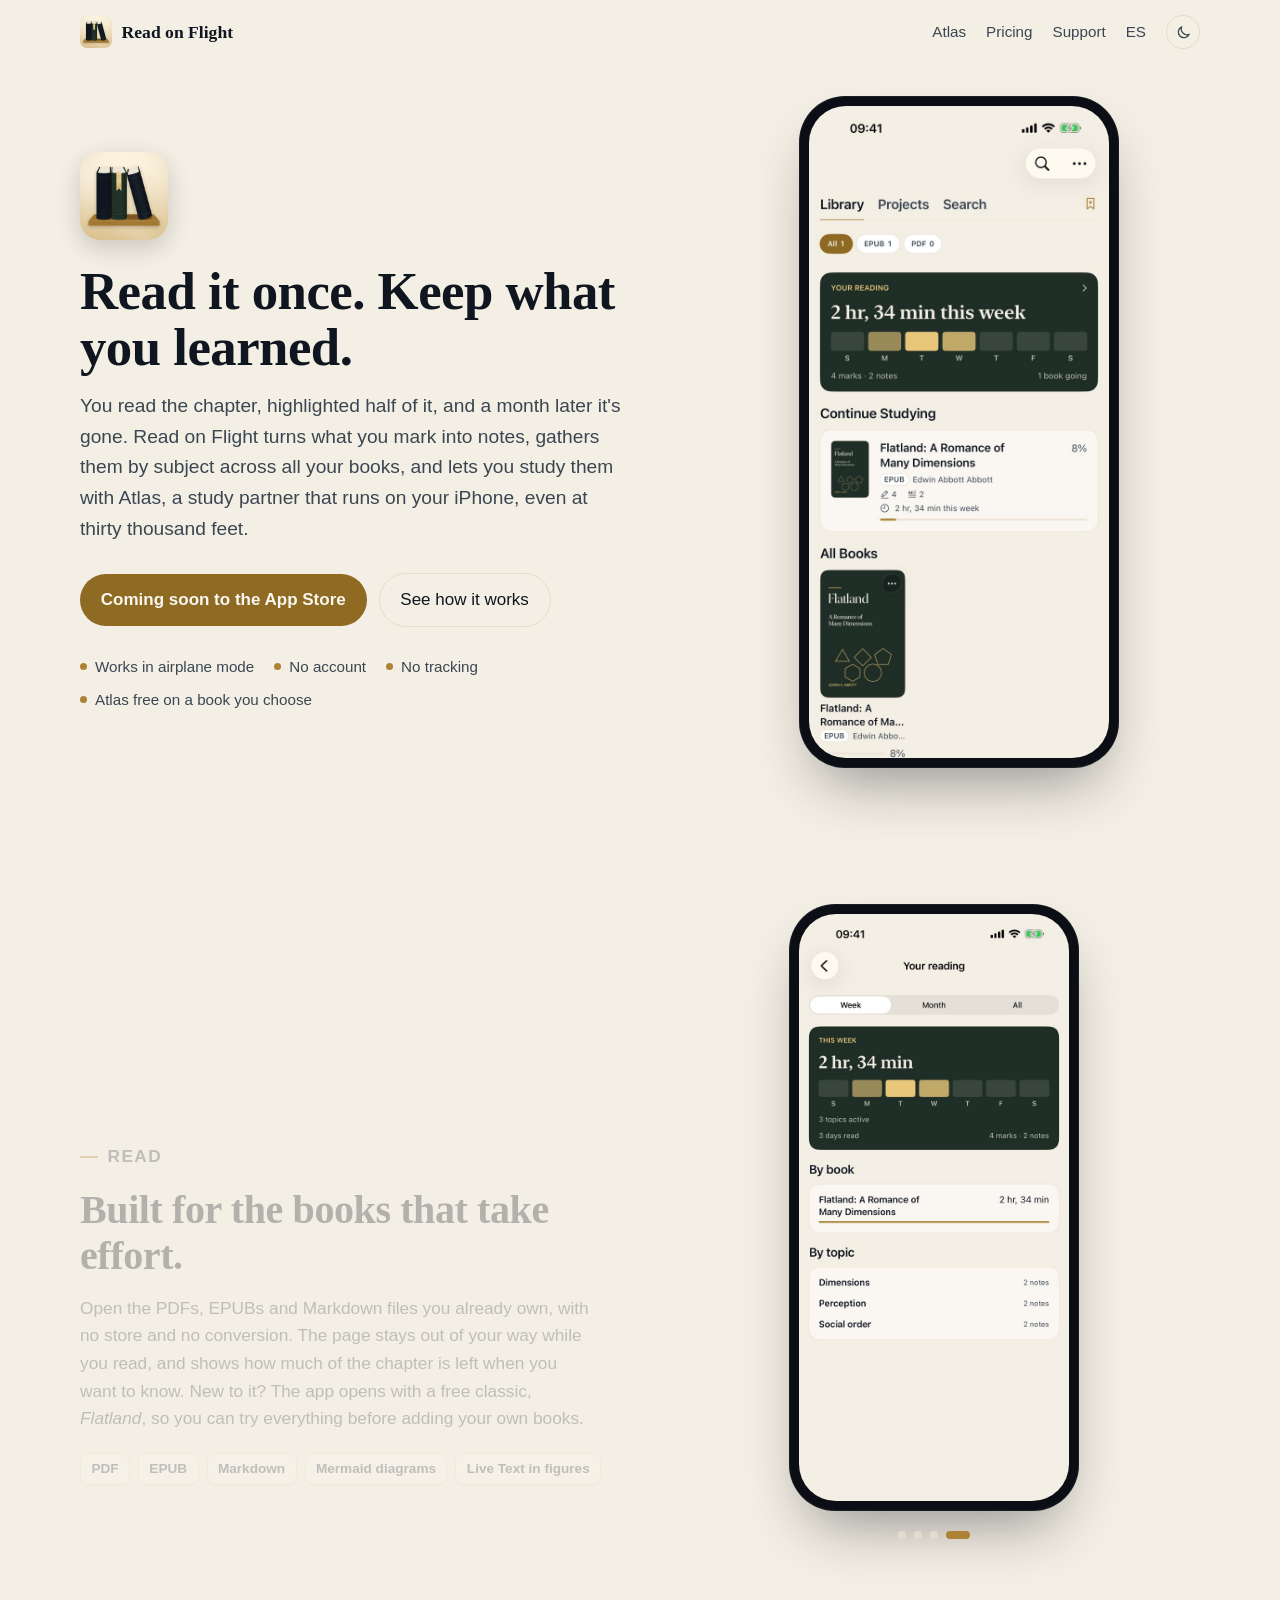
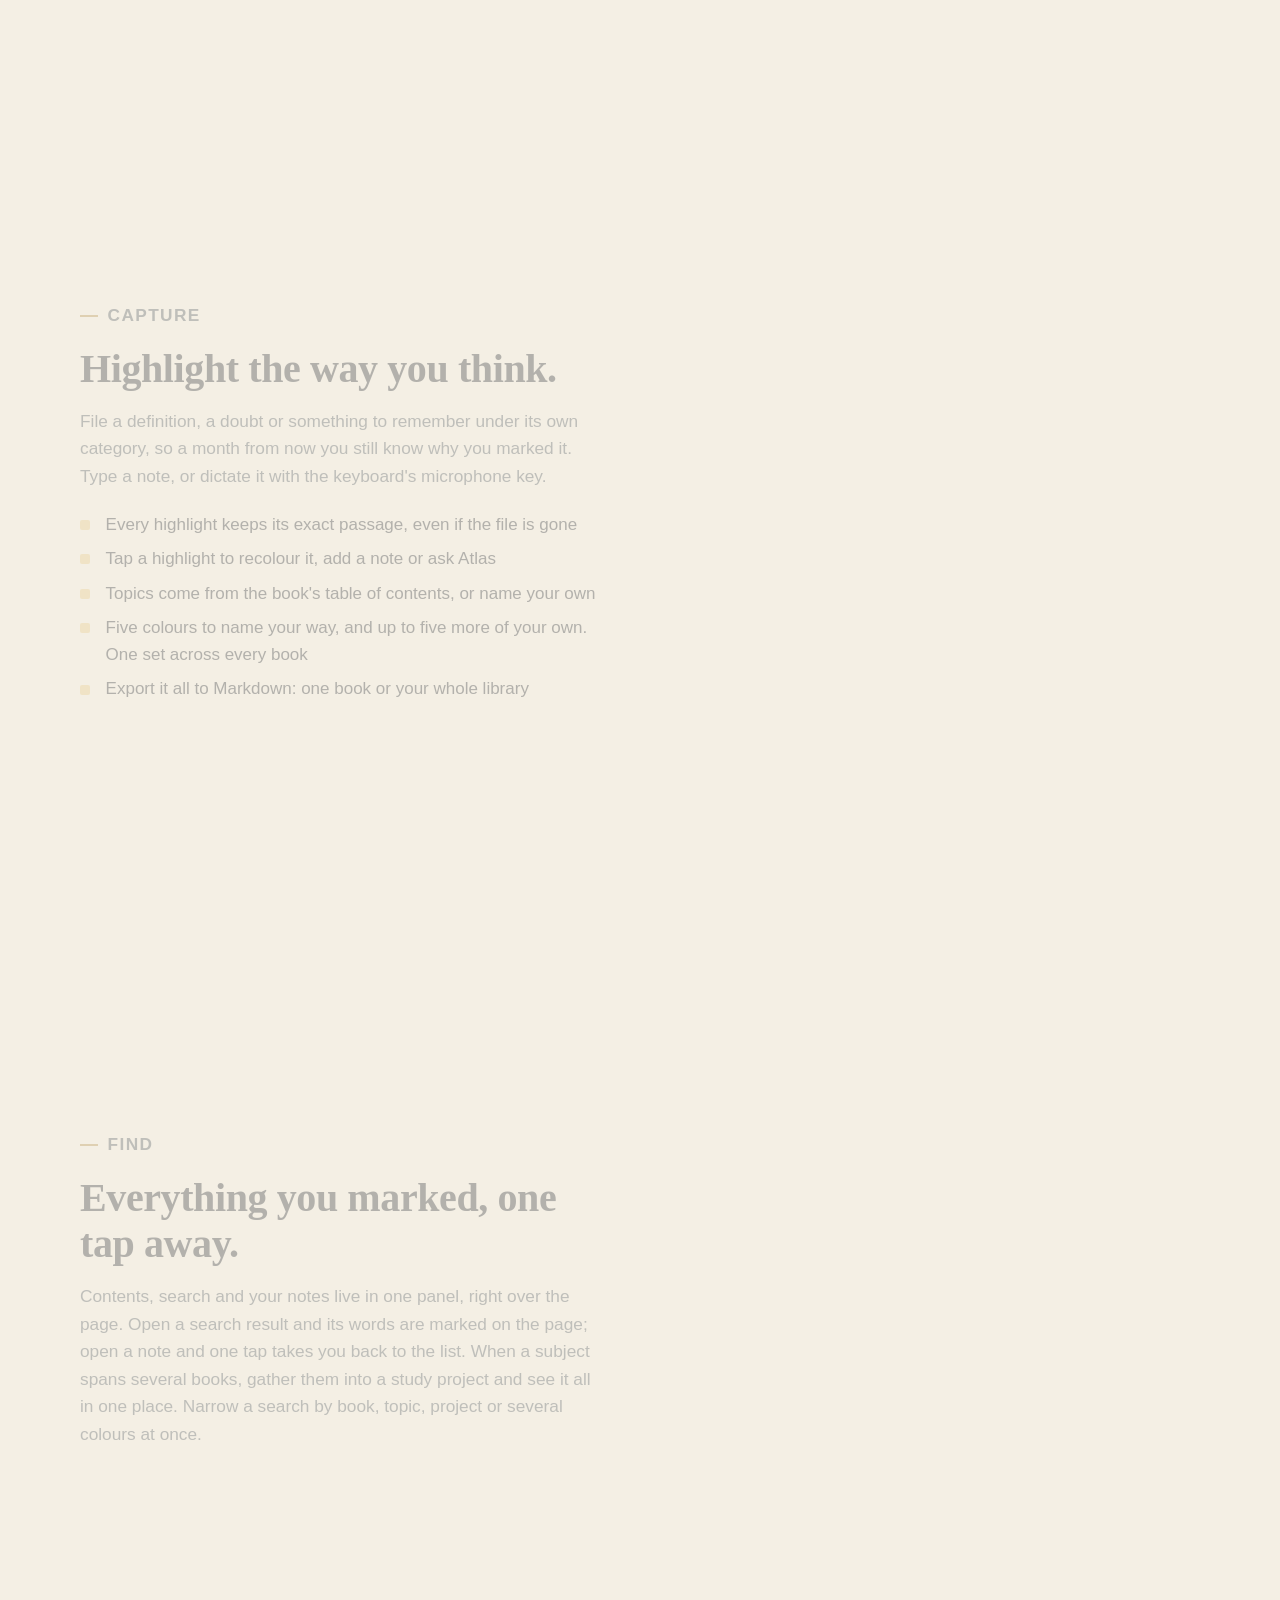
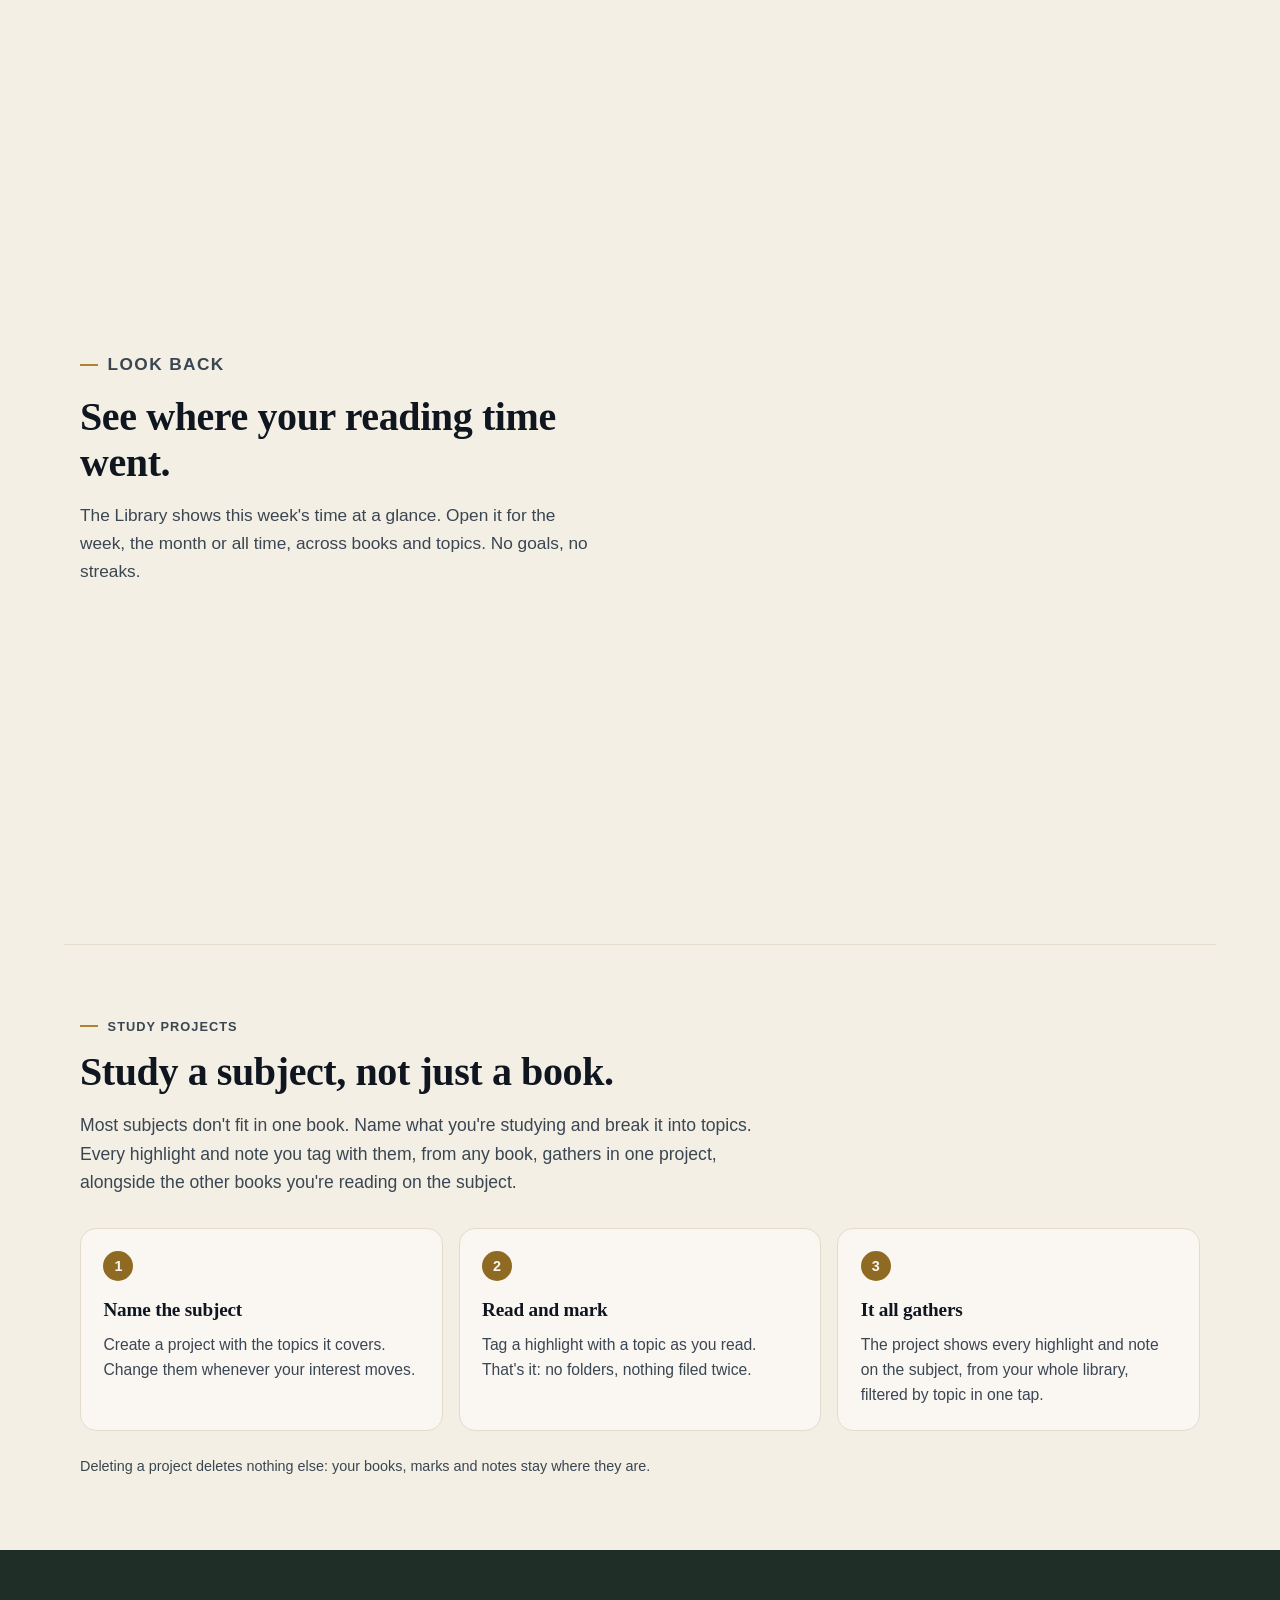
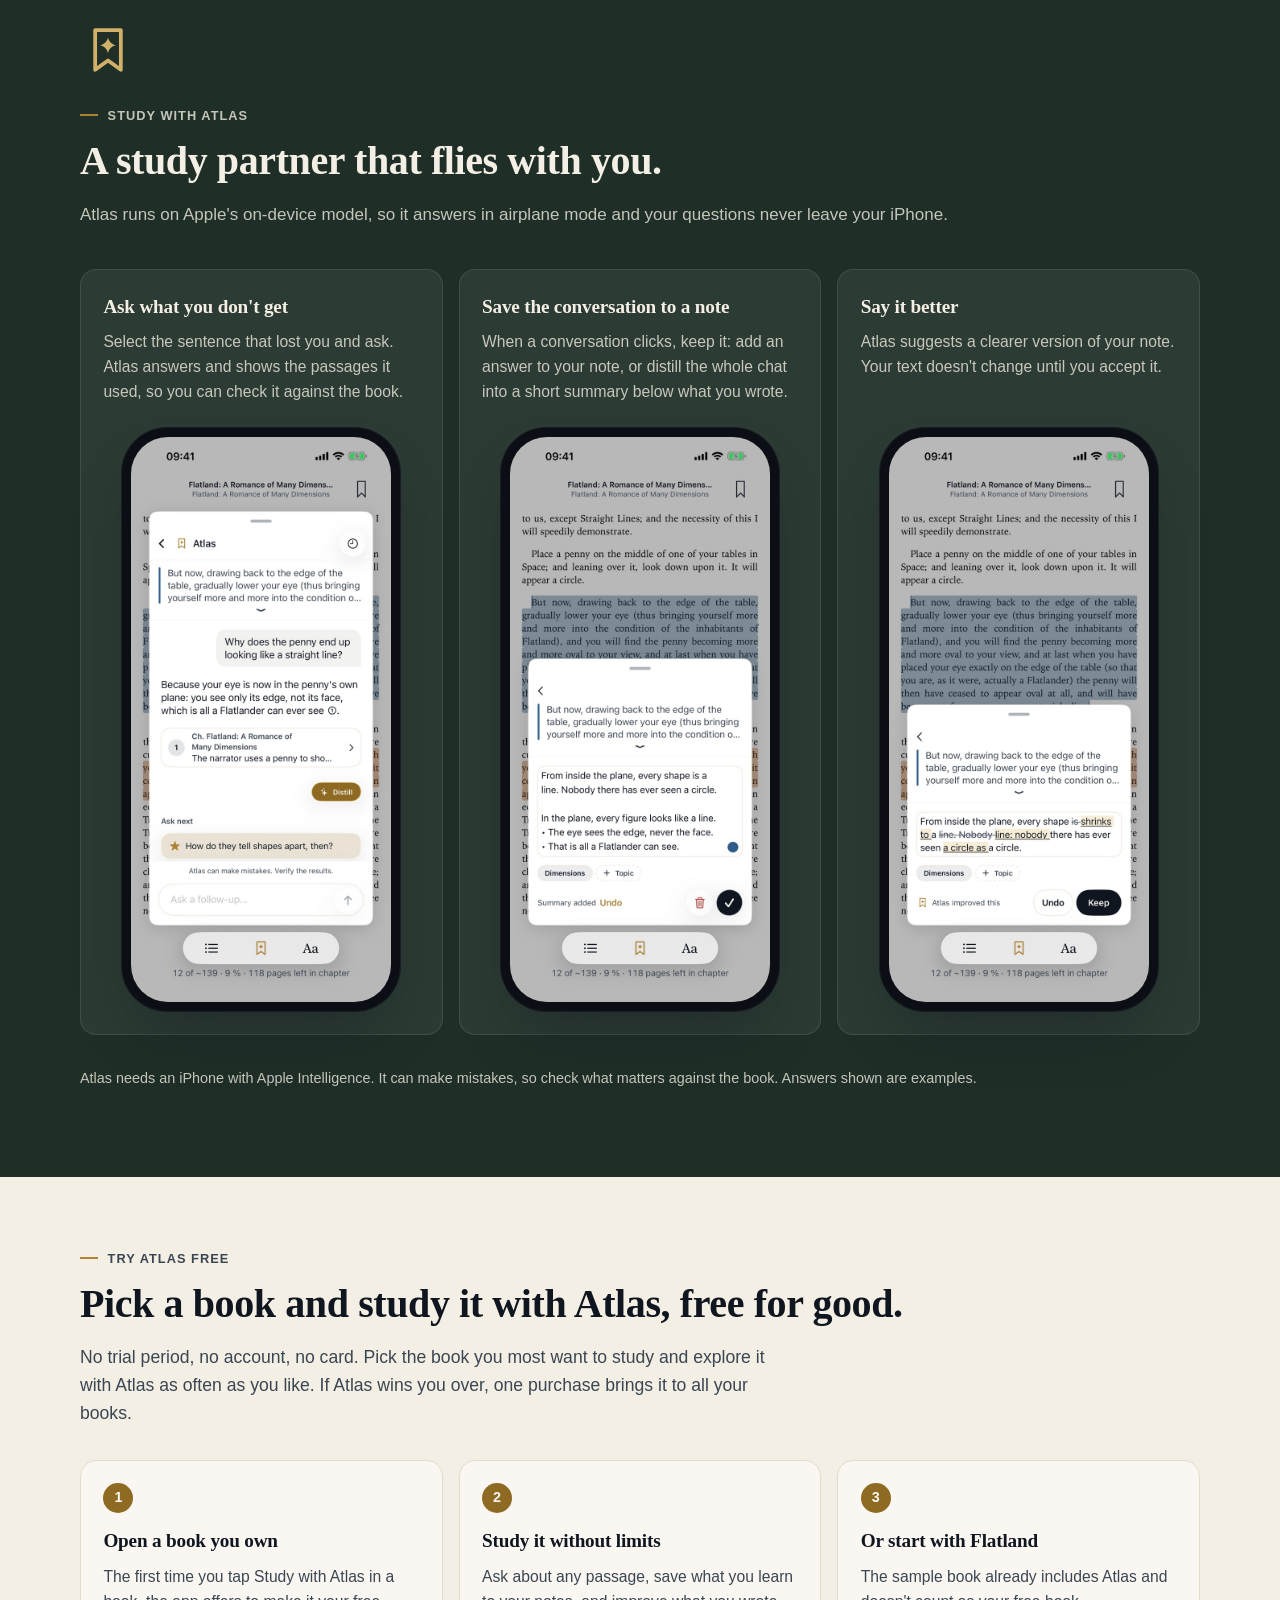
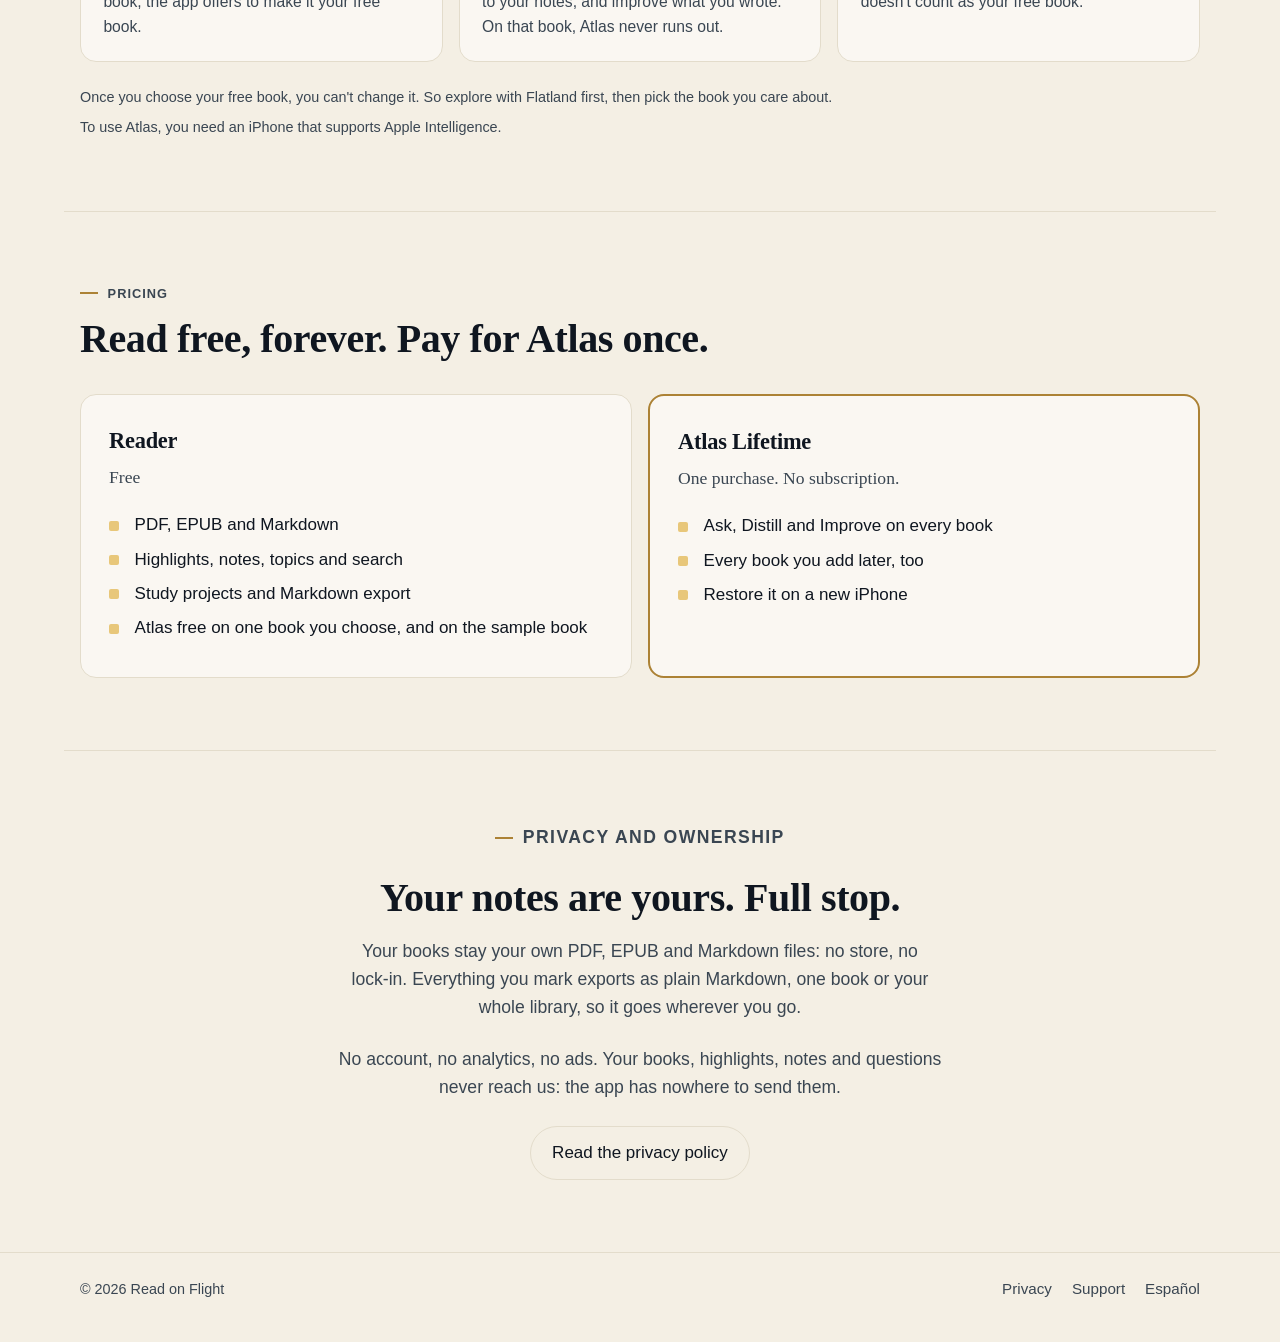
<file: index.html>
<!doctype html>
<html lang="en">
<head>
<meta charset="utf-8">
<meta name="viewport" content="width=device-width, initial-scale=1">
<title>Read on Flight — turn technical books into knowledge you keep</title>
<meta name="description" content="The offline reader for technical books. Highlight what matters, turn it into notes you will actually use, and study with Atlas, a study partner that runs entirely on your iPhone. No account, no tracking.">
<meta property="og:title" content="Read on Flight">
<meta property="og:description" content="Turn technical books into knowledge you keep. The offline reader for iPhone.">
<meta property="og:image" content="https://sebas8824.github.io/readonflight-site/img/library.jpg">
<meta name="theme-color" content="#f4efe4" media="(prefers-color-scheme: light)">
<meta name="theme-color" content="#0f1620" media="(prefers-color-scheme: dark)">
<link rel="icon" href="img/icon.png">
<link rel="apple-touch-icon" href="apple-touch-icon.png">
<link rel="alternate" hreflang="es" href="es/">
<script>try{var t=localStorage.getItem("theme");if(t=="light"||t=="dark")document.documentElement.dataset.theme=t}catch(e){}</script>
<link rel="stylesheet" href="style.css">
</head>
<body>

<header class="bar">
  <a class="brand" href="./"><img src="img/icon.png" alt="">Read on Flight</a>
  <nav><a href="#atlas">Atlas</a><a href="#pricing">Pricing</a><a href="support.html">Support</a><a href="es/" lang="es">ES</a><button class="theme-toggle" type="button" data-to-dark="Switch to dark mode" data-to-light="Switch to light mode" aria-label="Switch to dark mode"><svg class="moon" viewBox="0 0 24 24" aria-hidden="true"><path d="M20 14.5A8 8 0 0 1 9.5 4a8 8 0 1 0 10.5 10.5z" fill="none" stroke="currentColor" stroke-width="1.8" stroke-linejoin="round"/></svg><svg class="sun" viewBox="0 0 24 24" aria-hidden="true"><circle cx="12" cy="12" r="4" fill="none" stroke="currentColor" stroke-width="1.8"/><path d="M12 2.5v2.5M12 19v2.5M2.5 12H5M19 12h2.5M5.3 5.3l1.8 1.8M16.9 16.9l1.8 1.8M5.3 18.7l1.8-1.8M16.9 7.1l1.8-1.8" stroke="currentColor" stroke-width="1.8" stroke-linecap="round"/></svg></button></nav>
</header>

<main>
  <section class="hero">
    <div>
      <img class="icon" src="img/icon.png" alt="Read on Flight app icon">
      <h1>Read it once. Keep what you learned.</h1>
      <p class="lede">You read the chapter, highlighted half of it, and a month later it's gone.
      Read on Flight turns what you mark into notes, gathers them by subject across all your books,
      and lets you study them with Atlas, a study partner that runs on your iPhone, even at thirty
      thousand feet.</p>
      <div class="cta">
        <span class="pill">Coming soon to the App Store</span>
        <a class="pill ghost" href="#features">See how it works</a>
      </div>
      <ul class="promises">
        <li>Works in airplane mode</li>
        <li>No account</li>
        <li>No tracking</li>
        <li>Atlas free on a book you choose</li>
      </ul>
    </div>
    <div class="phone">
      <img class="for-light" src="img/library.jpg" width="646" height="1404" alt="The library: a card with this week's reading time above a Continue Studying card for Flatland.">
      <img class="for-dark" src="img/library-dark.jpg" width="646" height="1404" alt="The library: a card with this week's reading time above a Continue Studying card for Flatland.">
    </div>
  </section>

  <section class="section tour" id="features">
    <div class="tour-steps">
      <article class="step is-active">
        <div class="copy">
          <p class="eyebrow">Read</p>
          <h2>Built for the books that take effort.</h2>
          <p>Open the PDFs, EPUBs and Markdown files you already own, with no store and no conversion.
          The page stays out of your way while you read, and shows how much of the chapter is left
          when you want to know. New to it? The app opens with a free classic, <em>Flatland</em>, so you
          can try everything before adding your own books.</p>
          <div class="formats"><span>PDF</span><span>EPUB</span><span>Markdown</span><span>Mermaid diagrams</span><span>Live Text in figures</span></div>
        </div>
      </article>
      <article class="step">
        <div class="copy">
          <p class="eyebrow">Capture</p>
          <h2>Highlight the way you think.</h2>
          <p>File a definition, a doubt or something to remember under its own category, so a month
          from now you still know why you marked it. Type a note, or dictate it with the keyboard's
          microphone key.</p>
          <ul class="ticks">
            <li>Every highlight keeps its exact passage, even if the file is gone</li>
            <li>Tap a highlight to recolour it, add a note or ask Atlas</li>
            <li>Topics come from the book's table of contents, or name your own</li>
            <li>Five colours to name your way, and up to five more of your own. One set across every book</li>
            <li>Export it all to Markdown: one book or your whole library</li>
          </ul>
        </div>
      </article>
      <article class="step">
        <div class="copy">
          <p class="eyebrow">Find</p>
          <h2>Everything you marked, one tap away.</h2>
          <p>Contents, search and your notes live in one panel, right over the page. Open a search result
          and its words are marked on the page; open a note and one tap takes you back to the list. When a
          subject spans several books, gather them into a study project and see it all in one place. Narrow a search by book, topic, project or several colours at once.</p>
        </div>
      </article>
      <article class="step">
        <div class="copy">
          <p class="eyebrow">Look back</p>
          <h2>See where your reading time went.</h2>
          <p>The Library shows this week's time at a glance. Open it for the week, the month or all
          time, across books and topics. No goals, no streaks.</p>
        </div>
      </article>
    </div>
    <div class="tour-stage">
      <div class="phone"><div class="shots">
        <div class="shot is-on"><img class="for-light" src="img/page.jpg" width="646" height="1404" alt="A page of Flatland with two passages highlighted in blue and orange, and the reading dock below."><img class="for-dark" loading="lazy" src="img/page-dark.jpg" width="646" height="1404" alt="A page of Flatland with two passages highlighted in blue and orange, and the reading dock below."></div>
        <div class="shot"><img class="for-light" loading="lazy" src="img/note.jpg" width="646" height="1404" alt="A highlighted passage open with its note, its topic and its colour."><img class="for-dark" loading="lazy" src="img/note-dark.jpg" width="646" height="1404" alt="A highlighted passage open with its note, its topic and its colour."></div>
        <div class="shot"><img class="for-light" loading="lazy" src="img/filters.jpg" width="646" height="1404" alt="Search's filters with two colours chosen, each shown as a chip above the results."><img class="for-dark" loading="lazy" src="img/filters-dark.jpg" width="646" height="1404" alt="Search's filters with two colours chosen, each shown as a chip above the results."></div>
        <div class="shot"><img class="for-light" loading="lazy" src="img/record.jpg" width="646" height="1404" alt="Your reading: two and a half hours this week, by book and by topic."><img class="for-dark" loading="lazy" src="img/record-dark.jpg" width="646" height="1404" alt="Your reading: two and a half hours this week, by book and by topic."></div>
      </div></div>
      <div class="tour-dots" aria-hidden="true"><span class="is-on"></span><span></span><span></span><span></span></div>
    </div>
  </section>

  <section class="section projects" id="projects">
    <p class="eyebrow">Study Projects</p>
    <h2>Study a subject, not just a book.</h2>
    <p class="lead">Most subjects don't fit in one book. Name what you're studying and break it into topics. Every highlight and note you tag with them, from any book, gathers in one project, alongside the other books you're reading on the subject.</p>
    <ol class="project-steps">
        <li><span class="n">1</span><h3>Name the subject</h3><p>Create a project with the topics it covers. Change them whenever your interest moves.</p></li>
        <li><span class="n">2</span><h3>Read and mark</h3><p>Tag a highlight with a topic as you read. That's it: no folders, nothing filed twice.</p></li>
        <li><span class="n">3</span><h3>It all gathers</h3><p>The project shows every highlight and note on the subject, from your whole library, filtered by topic in one tap.</p></li>
    </ol>
    <p class="fine">Deleting a project deletes nothing else: your books, marks and notes stay where they are.</p>
  </section>

  <div class="atlas" id="atlas">
    <section class="section">
      <svg class="glyph" viewBox="0 0 24 24" aria-hidden="true">
        <path d="M6.5 3.5h11v17l-5.5-4-5.5 4z" fill="none" stroke="currentColor" stroke-width="1.6" stroke-linecap="round" stroke-linejoin="round"/>
        <path d="M12 6.6c.36 1.7 1.67 2.99 3.4 3.4-1.73.36-3.04 1.67-3.4 3.4-.36-1.73-1.67-3.04-3.4-3.4 1.73-.4 3.04-1.7 3.4-3.4z" fill="currentColor"/>
      </svg>
      <p class="eyebrow">Study with Atlas</p>
      <h2>A study partner that flies with you.</h2>
      <p>Atlas runs on Apple's on-device model, so it answers in airplane mode and your questions
      never leave your iPhone.</p>
      <div class="cards">
        <div class="card"><h3>Ask what you don't get</h3><p>Select the sentence that lost you and ask. Atlas answers and shows the passages it used, so you can check it against the book.</p><div class="phone small"><img class="for-light" loading="lazy" src="img/atlas-ask.jpg" width="646" height="1404" alt="Atlas answering a question about a passage, with its source and a suggested next question."><img class="for-dark" loading="lazy" src="img/atlas-ask-dark.jpg" width="646" height="1404" alt="Atlas answering a question about a passage, with its source and a suggested next question."></div></div>
        <div class="card"><h3>Save the conversation to a note</h3><p>When a conversation clicks, keep it: add an answer to your note, or distill the whole chat into a short summary below what you wrote.</p><div class="phone small"><img class="for-light" loading="lazy" src="img/atlas-distill.jpg" width="646" height="1404" alt="A note with a short summary from Atlas below the reader's words, and Undo beside it."><img class="for-dark" loading="lazy" src="img/atlas-distill-dark.jpg" width="646" height="1404" alt="A note with a short summary from Atlas below the reader's words, and Undo beside it."></div></div>
        <div class="card"><h3>Say it better</h3><p>Atlas suggests a clearer version of your note. Your text doesn't change until you accept it.</p><div class="phone small"><img class="for-light" loading="lazy" src="img/atlas-improve.jpg" width="646" height="1404" alt="A clearer version of a note with the changes marked, and buttons for Undo and Keep."><img class="for-dark" loading="lazy" src="img/atlas-improve-dark.jpg" width="646" height="1404" alt="A clearer version of a note with the changes marked, and buttons for Undo and Keep."></div></div>
      </div>
      <p class="fine">Atlas needs an iPhone with Apple Intelligence. It can make mistakes, so check
      what matters against the book. Answers shown are examples.</p>
    </section>
  </div>

  <section class="section try" id="try">
    <p class="eyebrow">Try Atlas free</p>
    <h2>Pick a book and study it with Atlas, free for good.</h2>
    <p class="lead">No trial period, no account, no card. Pick the book you most want to study and explore it with Atlas as often as you like. If Atlas wins you over, one purchase brings it to all your books.</p>
    <ol class="project-steps">
        <li><span class="n">1</span><h3>Open a book you own</h3><p>The first time you tap Study with Atlas in a book, the app offers to make it your free book.</p></li>
        <li><span class="n">2</span><h3>Study it without limits</h3><p>Ask about any passage, save what you learn to your notes, and improve what you wrote. On that book, Atlas never runs out.</p></li>
        <li><span class="n">3</span><h3>Or start with Flatland</h3><p>The sample book already includes Atlas and doesn't count as your free book.</p></li>
    </ol>
    <p class="fine">Once you choose your free book, you can't change it. So explore with Flatland first, then pick the book you care about.</p>
    <p class="fine">To use Atlas, you need an iPhone that supports Apple Intelligence.</p>
  </section>

  <section class="section" id="pricing">
    <p class="eyebrow">Pricing</p>
    <h2>Read free, forever. Pay for Atlas once.</h2>
    <div class="pricing">
      <div class="plan">
        <h3>Reader</h3>
        <p class="price">Free</p>
        <ul class="ticks">
          <li>PDF, EPUB and Markdown</li>
          <li>Highlights, notes, topics and search</li>
          <li>Study projects and Markdown export</li>
          <li>Atlas free on one book you choose, and on the sample book</li>
        </ul>
      </div>
      <div class="plan gold">
        <h3>Atlas Lifetime</h3>
        <p class="price">One purchase. No subscription.</p>
        <ul class="ticks">
          <li>Ask, Distill and Improve on every book</li>
          <li>Every book you add later, too</li>
          <li>Restore it on a new iPhone</li>
        </ul>
      </div>
    </div>
  </section>

  <section class="section privacy-band">
    <p class="eyebrow">Privacy and ownership</p>
    <h2>Your notes are yours. Full stop.</h2>
    <p>Your books stay your own PDF, EPUB and Markdown files: no store, no lock‑in. Everything you
    mark exports as plain Markdown, one book or your whole library, so it goes wherever you go.</p>
    <p>No account, no analytics, no ads. Your books, highlights, notes and questions never reach
    us: the app has nowhere to send them.</p>
    <a class="pill ghost" href="privacy.html">Read the privacy policy</a>
  </section>
</main>

<footer class="site-footer">
  <div class="bar">
    <span>© 2026 Read on Flight</span>
    <nav><a href="privacy.html">Privacy</a><a href="support.html">Support</a><a href="es/" lang="es">Español</a></nav>
  </div>
</footer>

<script src="tour.js" defer></script>
<script src="theme.js" defer></script>
</body>
</html>
</file>
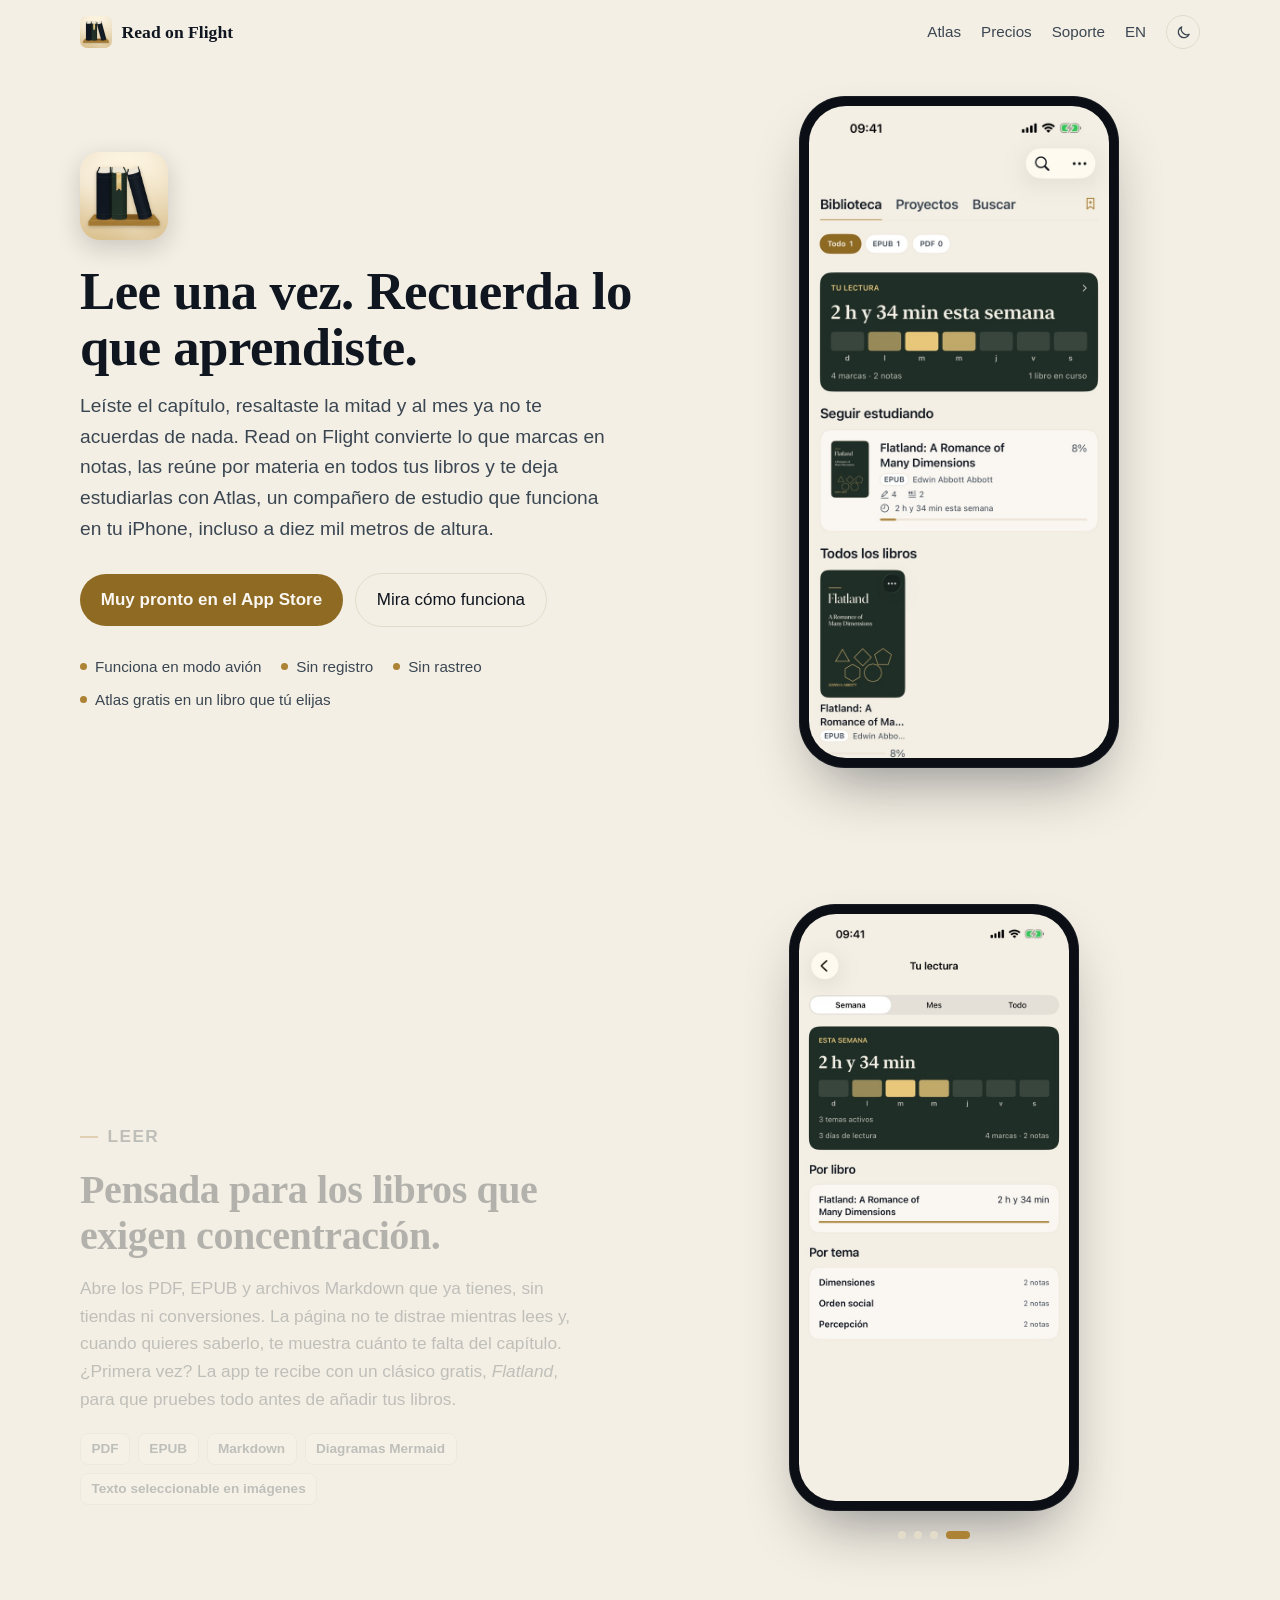
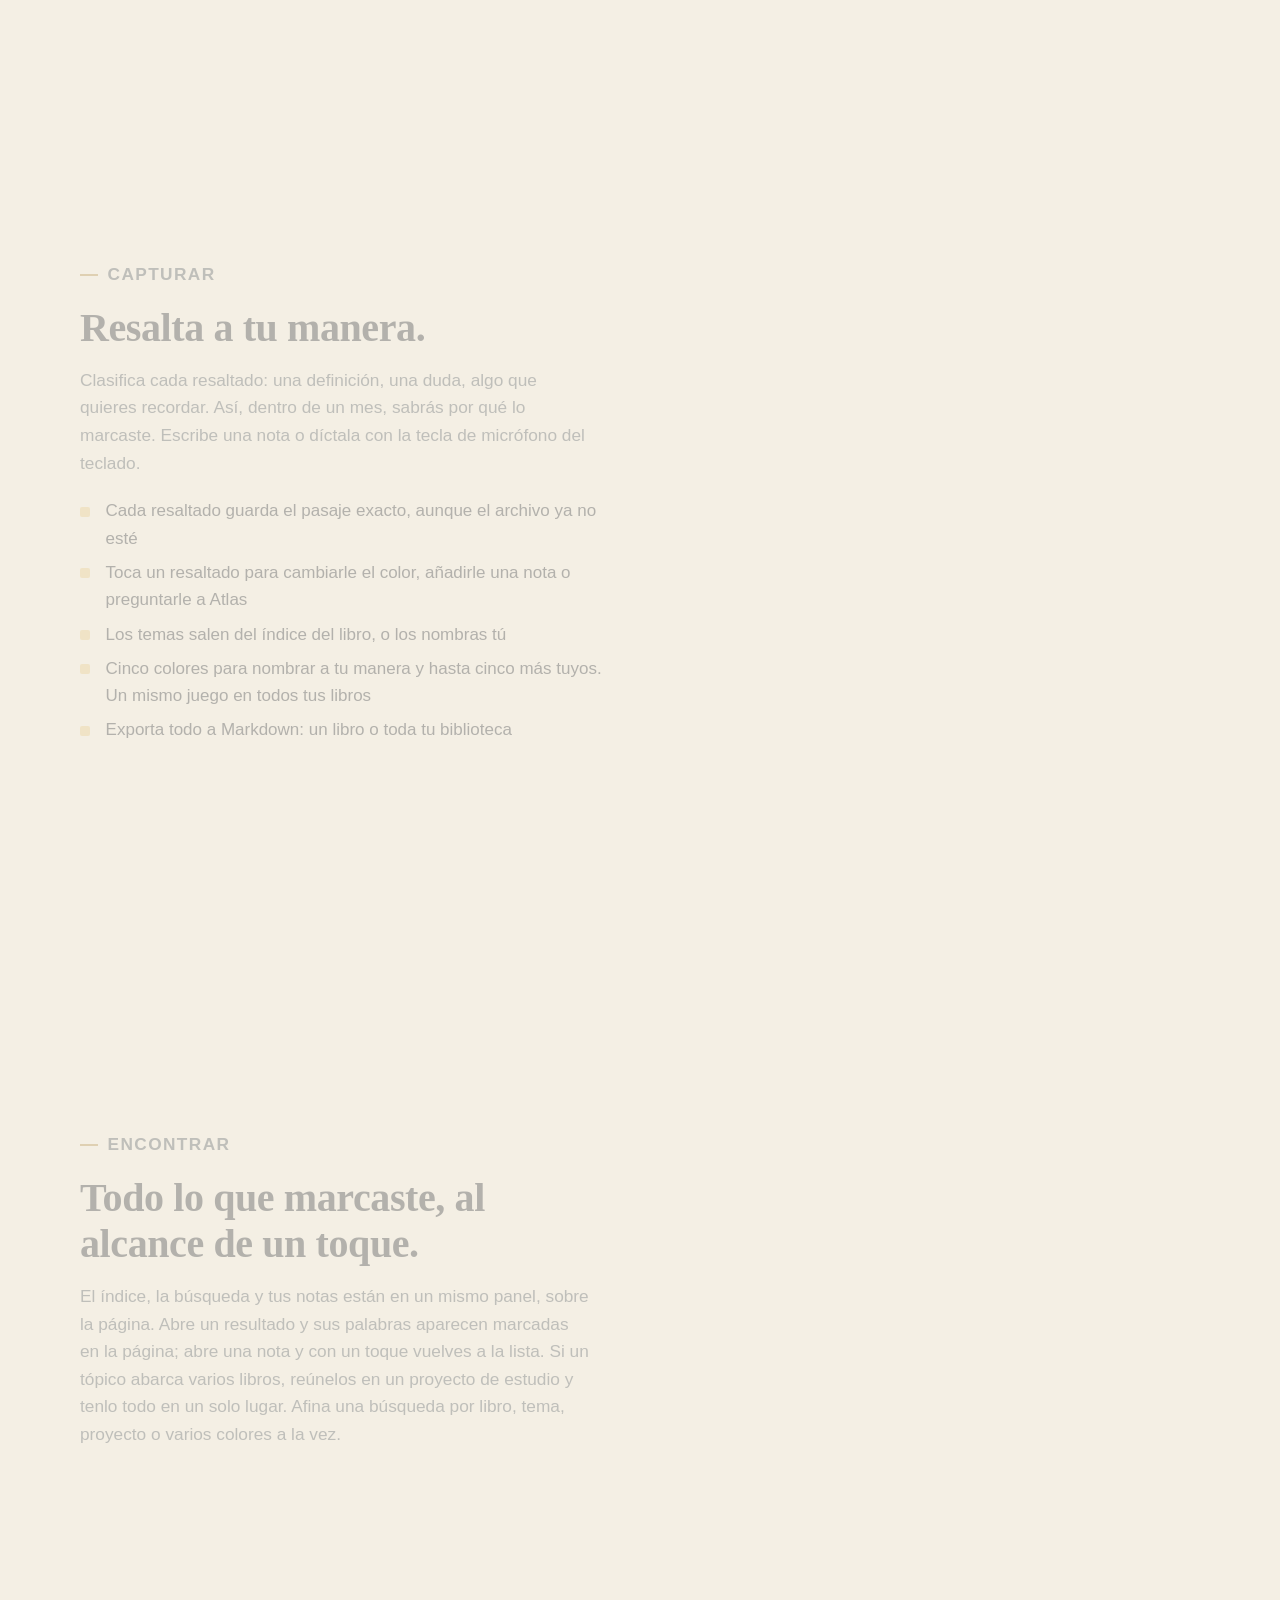
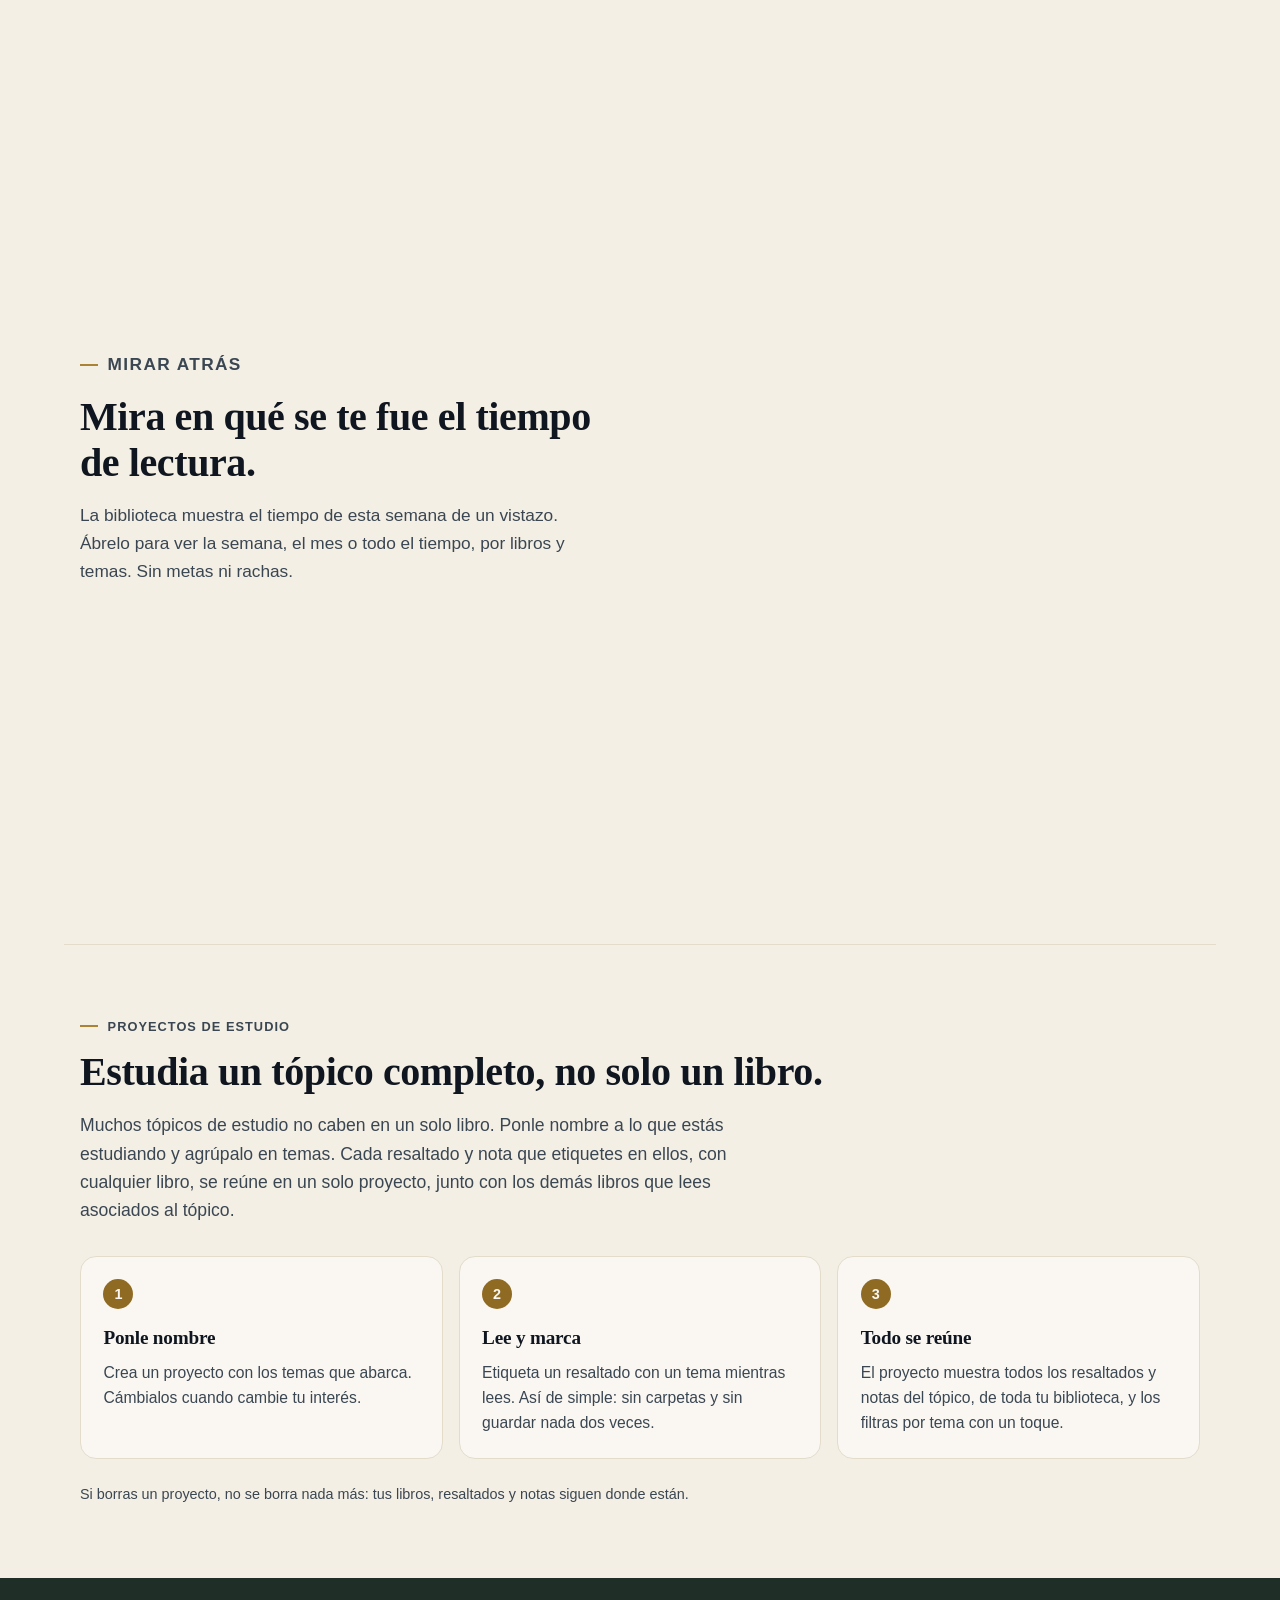
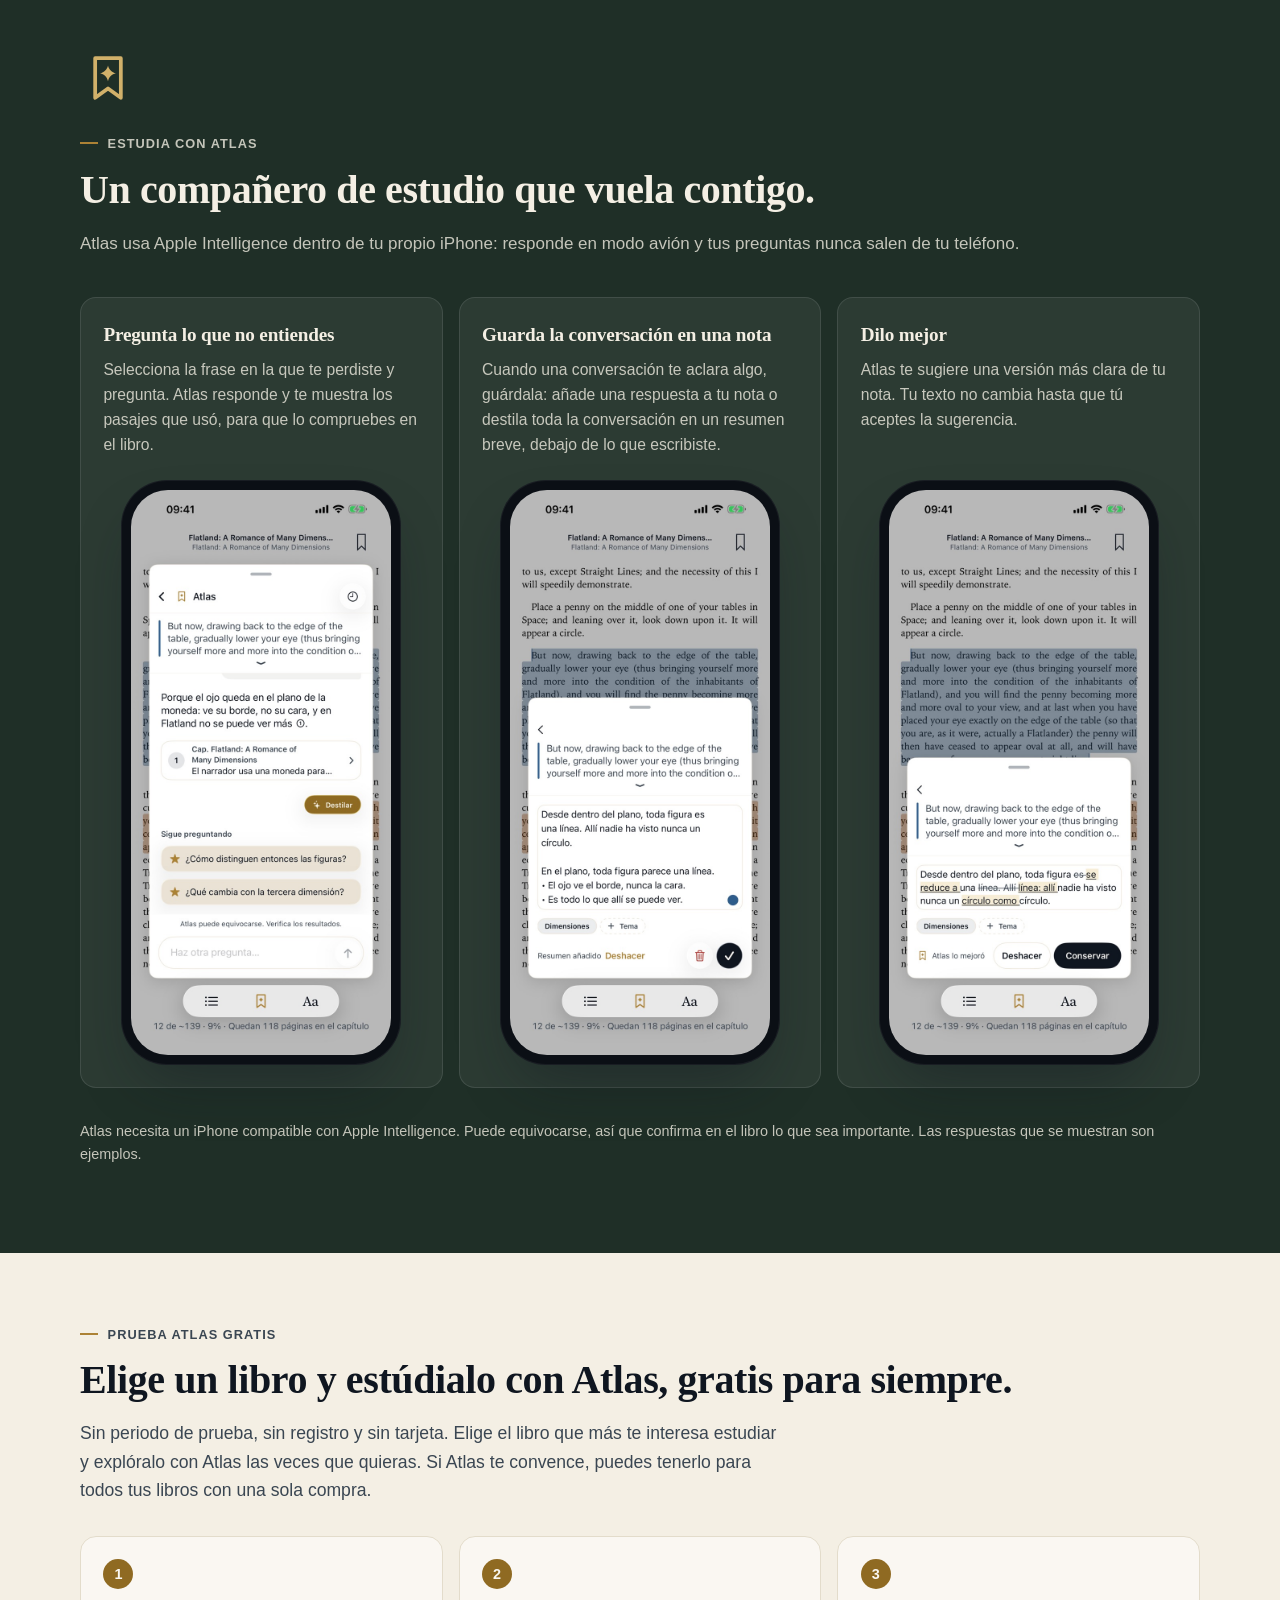
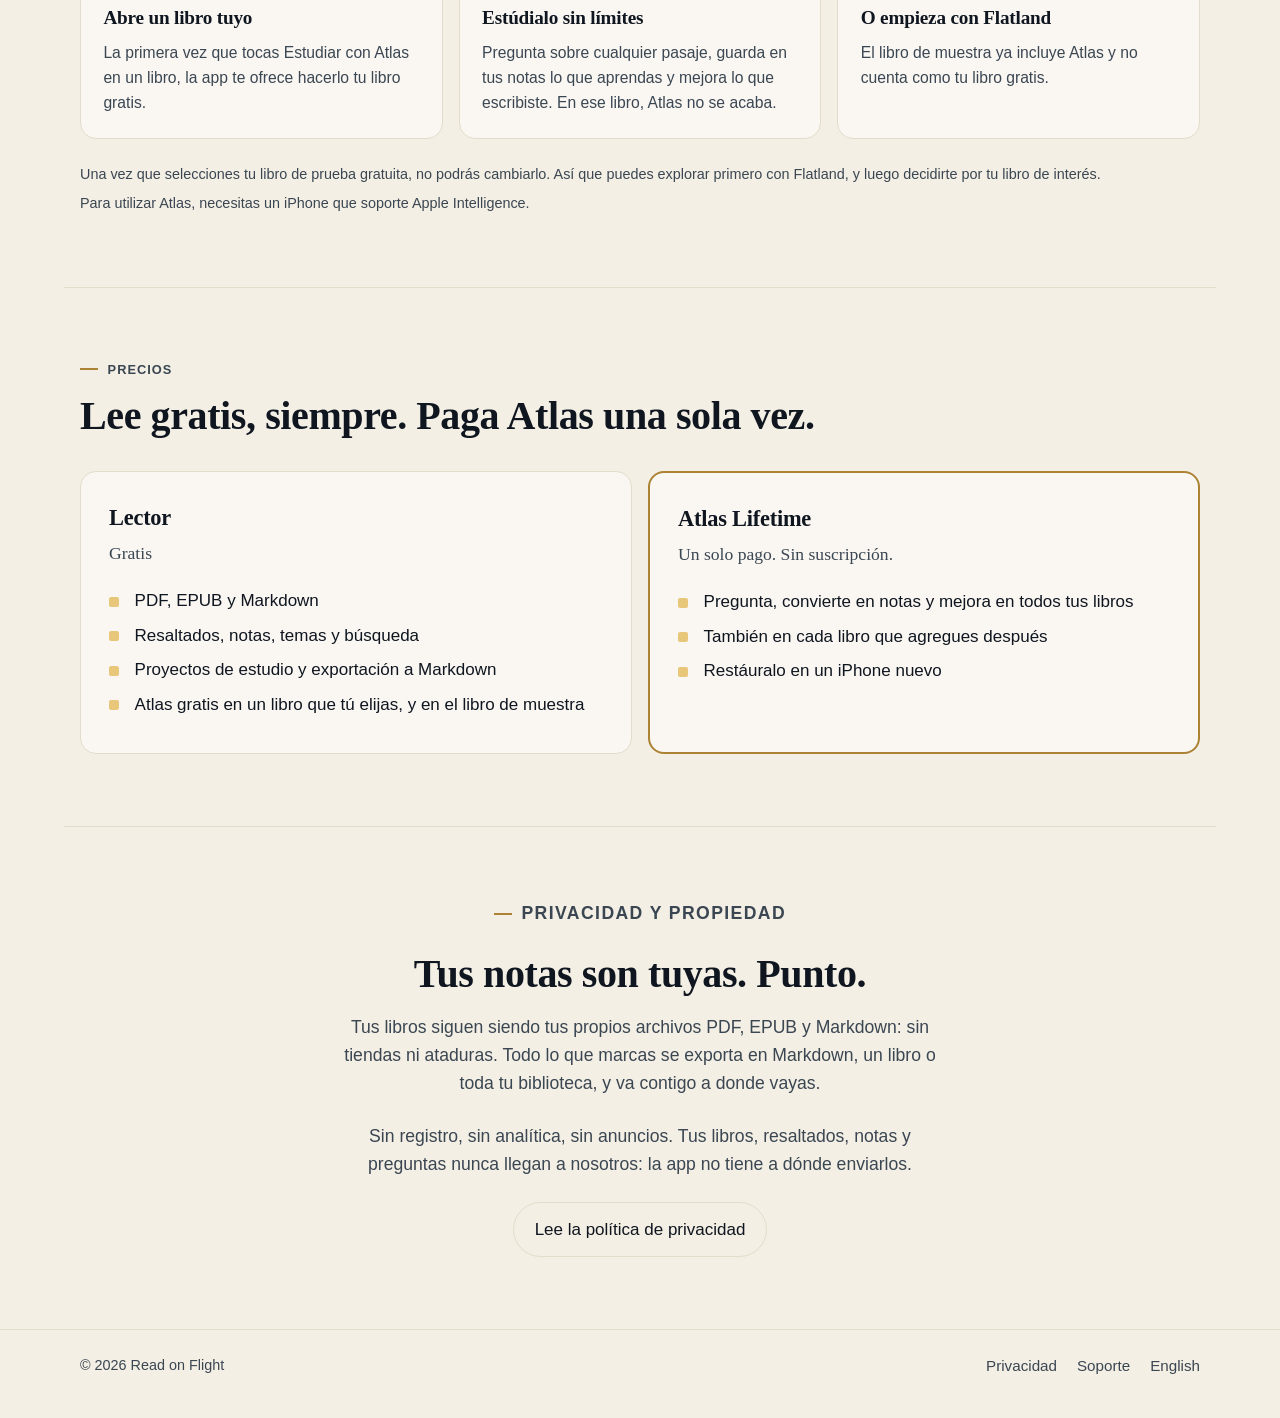
<file: es/index.html>
<!doctype html>
<html lang="es">
<head>
<meta charset="utf-8">
<meta name="viewport" content="width=device-width, initial-scale=1">
<title>Read on Flight — convierte tus libros técnicos en conocimiento que perdura</title>
<meta name="description" content="La app de lectura sin conexión para libros técnicos. Resalta lo importante, conviértelo en notas que de verdad vas a usar y estudia con Atlas, un compañero de estudio que funciona por completo en tu iPhone. Sin registro y sin rastreo.">
<meta property="og:title" content="Read on Flight">
<meta property="og:description" content="Convierte tus libros técnicos en conocimiento que perdura. La app de lectura sin conexión para iPhone.">
<meta property="og:image" content="https://sebas8824.github.io/readonflight-site/img/library.jpg">
<meta name="theme-color" content="#f4efe4" media="(prefers-color-scheme: light)">
<meta name="theme-color" content="#0f1620" media="(prefers-color-scheme: dark)">
<link rel="icon" href="../img/icon.png">
<link rel="apple-touch-icon" href="../apple-touch-icon.png">
<link rel="alternate" hreflang="en" href="../">
<script>try{var t=localStorage.getItem("theme");if(t=="light"||t=="dark")document.documentElement.dataset.theme=t}catch(e){}</script>
<link rel="stylesheet" href="../style.css">
</head>
<body>

<header class="bar">
  <a class="brand" href="./"><img src="../img/icon.png" alt="">Read on Flight</a>
  <nav><a href="#atlas">Atlas</a><a href="#precios">Precios</a><a href="support.html">Soporte</a><a href="../" lang="en">EN</a><button class="theme-toggle" type="button" data-to-dark="Cambiar a modo oscuro" data-to-light="Cambiar a modo claro" aria-label="Cambiar a modo oscuro"><svg class="moon" viewBox="0 0 24 24" aria-hidden="true"><path d="M20 14.5A8 8 0 0 1 9.5 4a8 8 0 1 0 10.5 10.5z" fill="none" stroke="currentColor" stroke-width="1.8" stroke-linejoin="round"/></svg><svg class="sun" viewBox="0 0 24 24" aria-hidden="true"><circle cx="12" cy="12" r="4" fill="none" stroke="currentColor" stroke-width="1.8"/><path d="M12 2.5v2.5M12 19v2.5M2.5 12H5M19 12h2.5M5.3 5.3l1.8 1.8M16.9 16.9l1.8 1.8M5.3 18.7l1.8-1.8M16.9 7.1l1.8-1.8" stroke="currentColor" stroke-width="1.8" stroke-linecap="round"/></svg></button></nav>
</header>

<main>
  <section class="hero">
    <div>
      <img class="icon" src="../img/icon.png" alt="Ícono de Read on Flight">
      <h1>Lee una vez. Recuerda lo que aprendiste.</h1>
      <p class="lede">Leíste el capítulo, resaltaste la mitad y al mes ya no te acuerdas de nada.
      Read on Flight convierte lo que marcas en notas, las reúne por materia en todos tus libros y
      te deja estudiarlas con Atlas, un compañero de estudio que funciona en tu iPhone, incluso a
      diez mil metros de altura.</p>
      <div class="cta">
        <span class="pill">Muy pronto en el App Store</span>
        <a class="pill ghost" href="#funciones">Mira cómo funciona</a>
      </div>
      <ul class="promises">
        <li>Funciona en modo avión</li>
        <li>Sin registro</li>
        <li>Sin rastreo</li>
        <li>Atlas gratis en un libro que tú elijas</li>
      </ul>
    </div>
    <div class="phone">
      <img class="for-light" src="../img/es/library.jpg" width="646" height="1404" alt="La biblioteca: una tarjeta con el tiempo de lectura de esta semana sobre la tarjeta Seguir estudiando de Flatland.">
      <img class="for-dark" src="../img/es/library-dark.jpg" width="646" height="1404" alt="La biblioteca: una tarjeta con el tiempo de lectura de esta semana sobre la tarjeta Seguir estudiando de Flatland.">
    </div>
  </section>

  <section class="section tour" id="funciones">
    <div class="tour-steps">
      <article class="step is-active">
        <div class="copy">
          <p class="eyebrow">Leer</p>
          <h2>Pensada para los libros que exigen concentración.</h2>
          <p>Abre los PDF, EPUB y archivos Markdown que ya tienes, sin tiendas ni conversiones. La
          página no te distrae mientras lees y, cuando quieres saberlo, te muestra cuánto te falta
          del capítulo. ¿Primera vez? La app te recibe con un clásico gratis, <em>Flatland</em>, para que
          pruebes todo antes de añadir tus libros.</p>
          <div class="formats"><span>PDF</span><span>EPUB</span><span>Markdown</span><span>Diagramas Mermaid</span><span>Texto seleccionable en imágenes</span></div>
        </div>
      </article>
      <article class="step">
        <div class="copy">
          <p class="eyebrow">Capturar</p>
          <h2>Resalta a tu manera.</h2>
          <p>Clasifica cada resaltado: una definición, una duda, algo que quieres recordar. Así, dentro
          de un mes, sabrás por qué lo marcaste. Escribe una nota o díctala con la tecla de micrófono
          del teclado.</p>
          <ul class="ticks">
            <li>Cada resaltado guarda el pasaje exacto, aunque el archivo ya no esté</li>
            <li>Toca un resaltado para cambiarle el color, añadirle una nota o preguntarle a Atlas</li>
            <li>Los temas salen del índice del libro, o los nombras tú</li>
            <li>Cinco colores para nombrar a tu manera y hasta cinco más tuyos. Un mismo juego en todos tus libros</li>
            <li>Exporta todo a Markdown: un libro o toda tu biblioteca</li>
          </ul>
        </div>
      </article>
      <article class="step">
        <div class="copy">
          <p class="eyebrow">Encontrar</p>
          <h2>Todo lo que marcaste, al alcance de un toque.</h2>
          <p>El índice, la búsqueda y tus notas están en un mismo panel, sobre la página. Abre un
          resultado y sus palabras aparecen marcadas en la página; abre una nota y con un toque vuelves
          a la lista. Si un tópico abarca varios libros, reúnelos en un proyecto de estudio y tenlo
          todo en un solo lugar. Afina una búsqueda por libro, tema, proyecto o varios colores a la vez.</p>
        </div>
      </article>
      <article class="step">
        <div class="copy">
          <p class="eyebrow">Mirar atrás</p>
          <h2>Mira en qué se te fue el tiempo de lectura.</h2>
          <p>La biblioteca muestra el tiempo de esta semana de un vistazo. Ábrelo para ver la semana, el
          mes o todo el tiempo, por libros y temas. Sin metas ni rachas.</p>
        </div>
      </article>
    </div>
    <div class="tour-stage">
      <div class="phone"><div class="shots">
        <div class="shot is-on"><img class="for-light" src="../img/es/page.jpg" width="646" height="1404" alt="Una página de Flatland con dos pasajes resaltados en azul y naranja, y el panel de lectura abajo."><img class="for-dark" loading="lazy" src="../img/es/page-dark.jpg" width="646" height="1404" alt="Una página de Flatland con dos pasajes resaltados en azul y naranja, y el panel de lectura abajo."></div>
        <div class="shot"><img class="for-light" loading="lazy" src="../img/es/note.jpg" width="646" height="1404" alt="Un pasaje resaltado abierto con su nota, su tema y su color."><img class="for-dark" loading="lazy" src="../img/es/note-dark.jpg" width="646" height="1404" alt="Un pasaje resaltado abierto con su nota, su tema y su color."></div>
        <div class="shot"><img class="for-light" loading="lazy" src="../img/es/filters.jpg" width="646" height="1404" alt="Los filtros de Buscar con dos colores elegidos, cada uno como etiqueta sobre los resultados."><img class="for-dark" loading="lazy" src="../img/es/filters-dark.jpg" width="646" height="1404" alt="Los filtros de Buscar con dos colores elegidos, cada uno como etiqueta sobre los resultados."></div>
        <div class="shot"><img class="for-light" loading="lazy" src="../img/es/record.jpg" width="646" height="1404" alt="Tu lectura: dos horas y media esta semana, por libro y por tema."><img class="for-dark" loading="lazy" src="../img/es/record-dark.jpg" width="646" height="1404" alt="Tu lectura: dos horas y media esta semana, por libro y por tema."></div>
      </div></div>
      <div class="tour-dots" aria-hidden="true"><span class="is-on"></span><span></span><span></span><span></span></div>
    </div>
  </section>

  <section class="section projects" id="proyectos">
    <p class="eyebrow">Proyectos de estudio</p>
    <h2>Estudia un tópico completo, no solo un libro.</h2>
    <p class="lead">Muchos tópicos de estudio no caben en un solo libro. Ponle nombre a lo que estás estudiando y agrúpalo en temas. Cada resaltado y nota que etiquetes en ellos, con cualquier libro, se reúne en un solo proyecto, junto con los demás libros que lees asociados al tópico.</p>
    <ol class="project-steps">
        <li><span class="n">1</span><h3>Ponle nombre</h3><p>Crea un proyecto con los temas que abarca. Cámbialos cuando cambie tu interés.</p></li>
        <li><span class="n">2</span><h3>Lee y marca</h3><p>Etiqueta un resaltado con un tema mientras lees. Así de simple: sin carpetas y sin guardar nada dos veces.</p></li>
        <li><span class="n">3</span><h3>Todo se reúne</h3><p>El proyecto muestra todos los resaltados y notas del tópico, de toda tu biblioteca, y los filtras por tema con un toque.</p></li>
    </ol>
    <p class="fine">Si borras un proyecto, no se borra nada más: tus libros, resaltados y notas siguen donde están.</p>
  </section>

  <div class="atlas" id="atlas">
    <section class="section">
      <svg class="glyph" viewBox="0 0 24 24" aria-hidden="true">
        <path d="M6.5 3.5h11v17l-5.5-4-5.5 4z" fill="none" stroke="currentColor" stroke-width="1.6" stroke-linecap="round" stroke-linejoin="round"/>
        <path d="M12 6.6c.36 1.7 1.67 2.99 3.4 3.4-1.73.36-3.04 1.67-3.4 3.4-.36-1.73-1.67-3.04-3.4-3.4 1.73-.4 3.04-1.7 3.4-3.4z" fill="currentColor"/>
      </svg>
      <p class="eyebrow">Estudia con Atlas</p>
      <h2>Un compañero de estudio que vuela contigo.</h2>
      <p>Atlas usa Apple Intelligence dentro de tu propio iPhone: responde en modo avión y tus
      preguntas nunca salen de tu teléfono.</p>
      <div class="cards">
        <div class="card"><h3>Pregunta lo que no entiendes</h3><p>Selecciona la frase en la que te perdiste y pregunta. Atlas responde y te muestra los pasajes que usó, para que lo compruebes en el libro.</p><div class="phone small"><img class="for-light" loading="lazy" src="../img/es/atlas-ask.jpg" width="646" height="1404" alt="Atlas responde una pregunta sobre un pasaje, con su fuente y una siguiente pregunta sugerida."><img class="for-dark" loading="lazy" src="../img/es/atlas-ask-dark.jpg" width="646" height="1404" alt="Atlas responde una pregunta sobre un pasaje, con su fuente y una siguiente pregunta sugerida."></div></div>
        <div class="card"><h3>Guarda la conversación en una nota</h3><p>Cuando una conversación te aclara algo, guárdala: añade una respuesta a tu nota o destila toda la conversación en un resumen breve, debajo de lo que escribiste.</p><div class="phone small"><img class="for-light" loading="lazy" src="../img/es/atlas-distill.jpg" width="646" height="1404" alt="Una nota con un resumen breve de Atlas bajo las palabras del lector, y Deshacer al lado."><img class="for-dark" loading="lazy" src="../img/es/atlas-distill-dark.jpg" width="646" height="1404" alt="Una nota con un resumen breve de Atlas bajo las palabras del lector, y Deshacer al lado."></div></div>
        <div class="card"><h3>Dilo mejor</h3><p>Atlas te sugiere una versión más clara de tu nota. Tu texto no cambia hasta que tú aceptes la sugerencia.</p><div class="phone small"><img class="for-light" loading="lazy" src="../img/es/atlas-improve.jpg" width="646" height="1404" alt="Una versión más clara de una nota con los cambios marcados, y los botones Deshacer y Conservar."><img class="for-dark" loading="lazy" src="../img/es/atlas-improve-dark.jpg" width="646" height="1404" alt="Una versión más clara de una nota con los cambios marcados, y los botones Deshacer y Conservar."></div></div>
      </div>
      <p class="fine">Atlas necesita un iPhone compatible con Apple Intelligence. Puede equivocarse,
      así que confirma en el libro lo que sea importante. Las respuestas que se muestran son ejemplos.</p>
    </section>
  </div>

  <section class="section try" id="prueba">
    <p class="eyebrow">Prueba Atlas gratis</p>
    <h2>Elige un libro y estúdialo con Atlas, gratis para siempre.</h2>
    <p class="lead">Sin periodo de prueba, sin registro y sin tarjeta. Elige el libro que más te interesa estudiar y explóralo con Atlas las veces que quieras. Si Atlas te convence, puedes tenerlo para todos tus libros con una sola compra.</p>
    <ol class="project-steps">
        <li><span class="n">1</span><h3>Abre un libro tuyo</h3><p>La primera vez que tocas Estudiar con Atlas en un libro, la app te ofrece hacerlo tu libro gratis.</p></li>
        <li><span class="n">2</span><h3>Estúdialo sin límites</h3><p>Pregunta sobre cualquier pasaje, guarda en tus notas lo que aprendas y mejora lo que escribiste. En ese libro, Atlas no se acaba.</p></li>
        <li><span class="n">3</span><h3>O empieza con Flatland</h3><p>El libro de muestra ya incluye Atlas y no cuenta como tu libro gratis.</p></li>
    </ol>
    <p class="fine">Una vez que selecciones tu libro de prueba gratuita, no podrás cambiarlo. Así que puedes explorar primero con Flatland, y luego decidirte por tu libro de interés.</p>
    <p class="fine">Para utilizar Atlas, necesitas un iPhone que soporte Apple Intelligence.</p>
  </section>

  <section class="section" id="precios">
    <p class="eyebrow">Precios</p>
    <h2>Lee gratis, siempre. Paga Atlas una sola vez.</h2>
    <div class="pricing">
      <div class="plan">
        <h3>Lector</h3>
        <p class="price">Gratis</p>
        <ul class="ticks">
          <li>PDF, EPUB y Markdown</li>
          <li>Resaltados, notas, temas y búsqueda</li>
          <li>Proyectos de estudio y exportación a Markdown</li>
          <li>Atlas gratis en un libro que tú elijas, y en el libro de muestra</li>
        </ul>
      </div>
      <div class="plan gold">
        <h3>Atlas Lifetime</h3>
        <p class="price">Un solo pago. Sin suscripción.</p>
        <ul class="ticks">
          <li>Pregunta, convierte en notas y mejora en todos tus libros</li>
          <li>También en cada libro que agregues después</li>
          <li>Restáuralo en un iPhone nuevo</li>
        </ul>
      </div>
    </div>
  </section>

  <section class="section privacy-band">
    <p class="eyebrow">Privacidad y propiedad</p>
    <h2>Tus notas son tuyas. Punto.</h2>
    <p>Tus libros siguen siendo tus propios archivos PDF, EPUB y Markdown: sin tiendas ni ataduras.
    Todo lo que marcas se exporta en Markdown, un libro o toda tu biblioteca, y va contigo a donde
    vayas.</p>
    <p>Sin registro, sin analítica, sin anuncios. Tus libros, resaltados, notas y preguntas nunca
    llegan a nosotros: la app no tiene a dónde enviarlos.</p>
    <a class="pill ghost" href="privacy.html">Lee la política de privacidad</a>
  </section>
</main>

<footer class="site-footer">
  <div class="bar">
    <span>© 2026 Read on Flight</span>
    <nav><a href="privacy.html">Privacidad</a><a href="support.html">Soporte</a><a href="../" lang="en">English</a></nav>
  </div>
</footer>

<script src="../tour.js" defer></script>
<script src="../theme.js" defer></script>
</body>
</html>
</file>
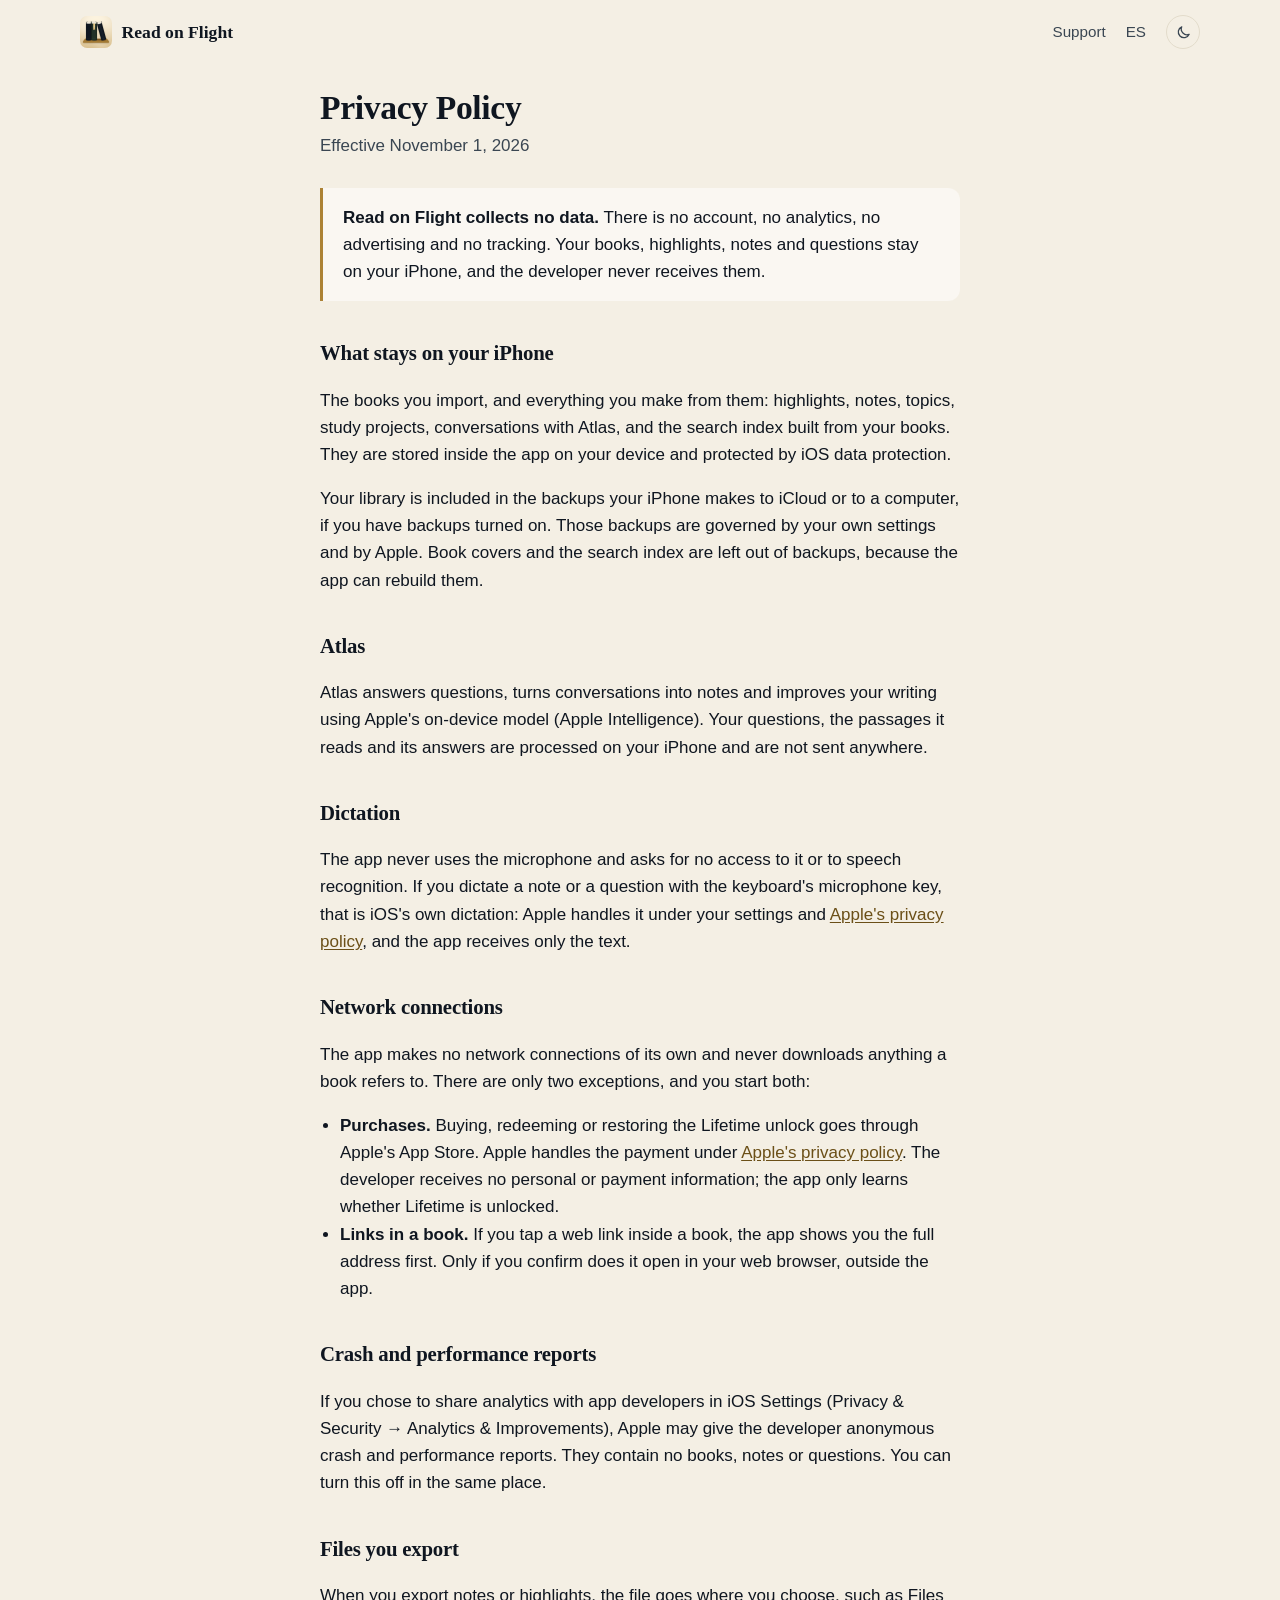
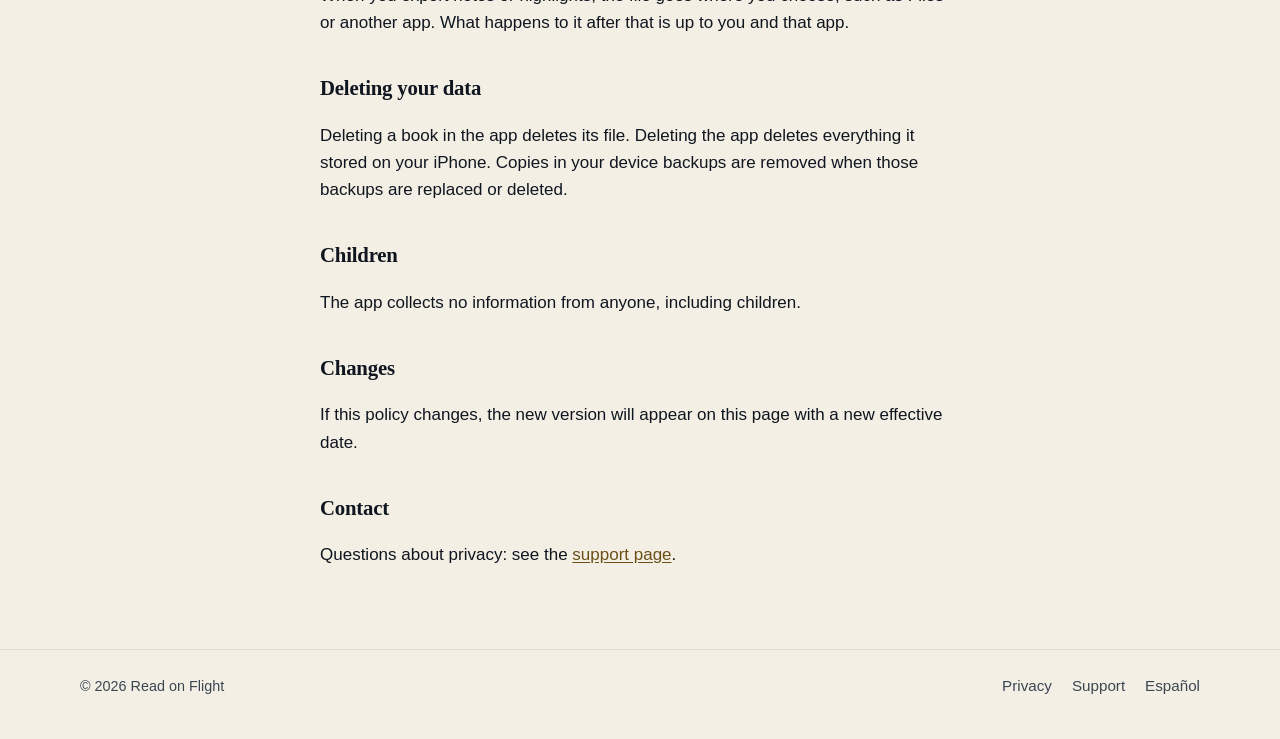
<file: privacy.html>
<!doctype html>
<html lang="en">
<head>
<meta charset="utf-8">
<meta name="viewport" content="width=device-width, initial-scale=1">
<title>Privacy Policy · Read on Flight</title>
<meta name="description" content="Read on Flight collects no data. Your books, highlights, notes and questions stay on your iPhone.">
<link rel="alternate" hreflang="es" href="es/privacy.html">
<link rel="icon" href="img/icon.png">
<script>try{var t=localStorage.getItem("theme");if(t=="light"||t=="dark")document.documentElement.dataset.theme=t}catch(e){}</script>
<link rel="stylesheet" href="style.css">
</head>
<body>
<header class="bar">
  <a class="brand" href="./"><img src="img/icon.png" alt="">Read on Flight</a>
  <nav><a href="support.html">Support</a><a href="es/privacy.html" lang="es">ES</a><button class="theme-toggle" type="button" data-to-dark="Switch to dark mode" data-to-light="Switch to light mode" aria-label="Switch to dark mode"><svg class="moon" viewBox="0 0 24 24" aria-hidden="true"><path d="M20 14.5A8 8 0 0 1 9.5 4a8 8 0 1 0 10.5 10.5z" fill="none" stroke="currentColor" stroke-width="1.8" stroke-linejoin="round"/></svg><svg class="sun" viewBox="0 0 24 24" aria-hidden="true"><circle cx="12" cy="12" r="4" fill="none" stroke="currentColor" stroke-width="1.8"/><path d="M12 2.5v2.5M12 19v2.5M2.5 12H5M19 12h2.5M5.3 5.3l1.8 1.8M16.9 16.9l1.8 1.8M5.3 18.7l1.8-1.8M16.9 7.1l1.8-1.8" stroke="currentColor" stroke-width="1.8" stroke-linecap="round"/></svg></button></nav>
</header>
<main class="doc">
<h1>Privacy Policy</h1>
<p class="meta">Effective November 1, 2026</p>

<p class="summary"><strong>Read on Flight collects no data.</strong> There is no account, no
analytics, no advertising and no tracking. Your books, highlights, notes and questions stay on your
iPhone, and the developer never receives them.</p>

<h2>What stays on your iPhone</h2>
<p>The books you import, and everything you make from them: highlights, notes, topics, study
projects, conversations with Atlas, and the search index built from your books. They are stored
inside the app on your device and protected by iOS data protection.</p>
<p>Your library is included in the backups your iPhone makes to iCloud or to a computer, if you have
backups turned on. Those backups are governed by your own settings and by Apple. Book covers and the
search index are left out of backups, because the app can rebuild them.</p>

<h2>Atlas</h2>
<p>Atlas answers questions, turns conversations into notes and improves your writing using Apple's on-device model (Apple
Intelligence). Your questions, the passages it reads and its answers are processed on your iPhone
and are not sent anywhere.</p>

<h2>Dictation</h2>
<p>The app never uses the microphone and asks for no access to it or to speech recognition. If you
dictate a note or a question with the keyboard's microphone key, that is iOS's own dictation: Apple
handles it under your settings and
<a href="https://www.apple.com/legal/privacy/">Apple's privacy policy</a>, and the app receives
only the text.</p>

<h2>Network connections</h2>
<p>The app makes no network connections of its own and never downloads anything a book refers to.
There are only two exceptions, and you start both:</p>
<ul>
<li><strong>Purchases.</strong> Buying, redeeming or restoring the Lifetime unlock goes through Apple's App
Store. Apple handles the payment under
<a href="https://www.apple.com/legal/privacy/">Apple's privacy policy</a>. The developer receives no
personal or payment information; the app only learns whether Lifetime is unlocked.</li>
<li><strong>Links in a book.</strong> If you tap a web link inside a book, the app shows you the
full address first. Only if you confirm does it open in your web browser, outside the app.</li>
</ul>

<h2>Crash and performance reports</h2>
<p>If you chose to share analytics with app developers in iOS Settings (Privacy &amp; Security →
Analytics &amp; Improvements), Apple may give the developer anonymous crash and performance reports.
They contain no books, notes or questions. You can turn this off in the same place.</p>

<h2>Files you export</h2>
<p>When you export notes or highlights, the file goes where you choose, such as Files or another
app. What happens to it after that is up to you and that app.</p>

<h2>Deleting your data</h2>
<p>Deleting a book in the app deletes its file. Deleting the app deletes everything it stored on
your iPhone. Copies in your device backups are removed when those backups are replaced or
deleted.</p>

<h2>Children</h2>
<p>The app collects no information from anyone, including children.</p>

<h2>Changes</h2>
<p>If this policy changes, the new version will appear on this page with a new effective date.</p>

<h2>Contact</h2>
<p>Questions about privacy: see the <a href="support.html">support page</a>.</p>

</main>
<footer class="site-footer">
  <div class="bar">
    <span>© 2026 Read on Flight</span>
    <nav><a href="privacy.html">Privacy</a><a href="support.html">Support</a><a href="es/privacy.html" lang="es">Español</a></nav>
  </div>
</footer>
<script src="theme.js" defer></script>
</body>
</html>
</file>
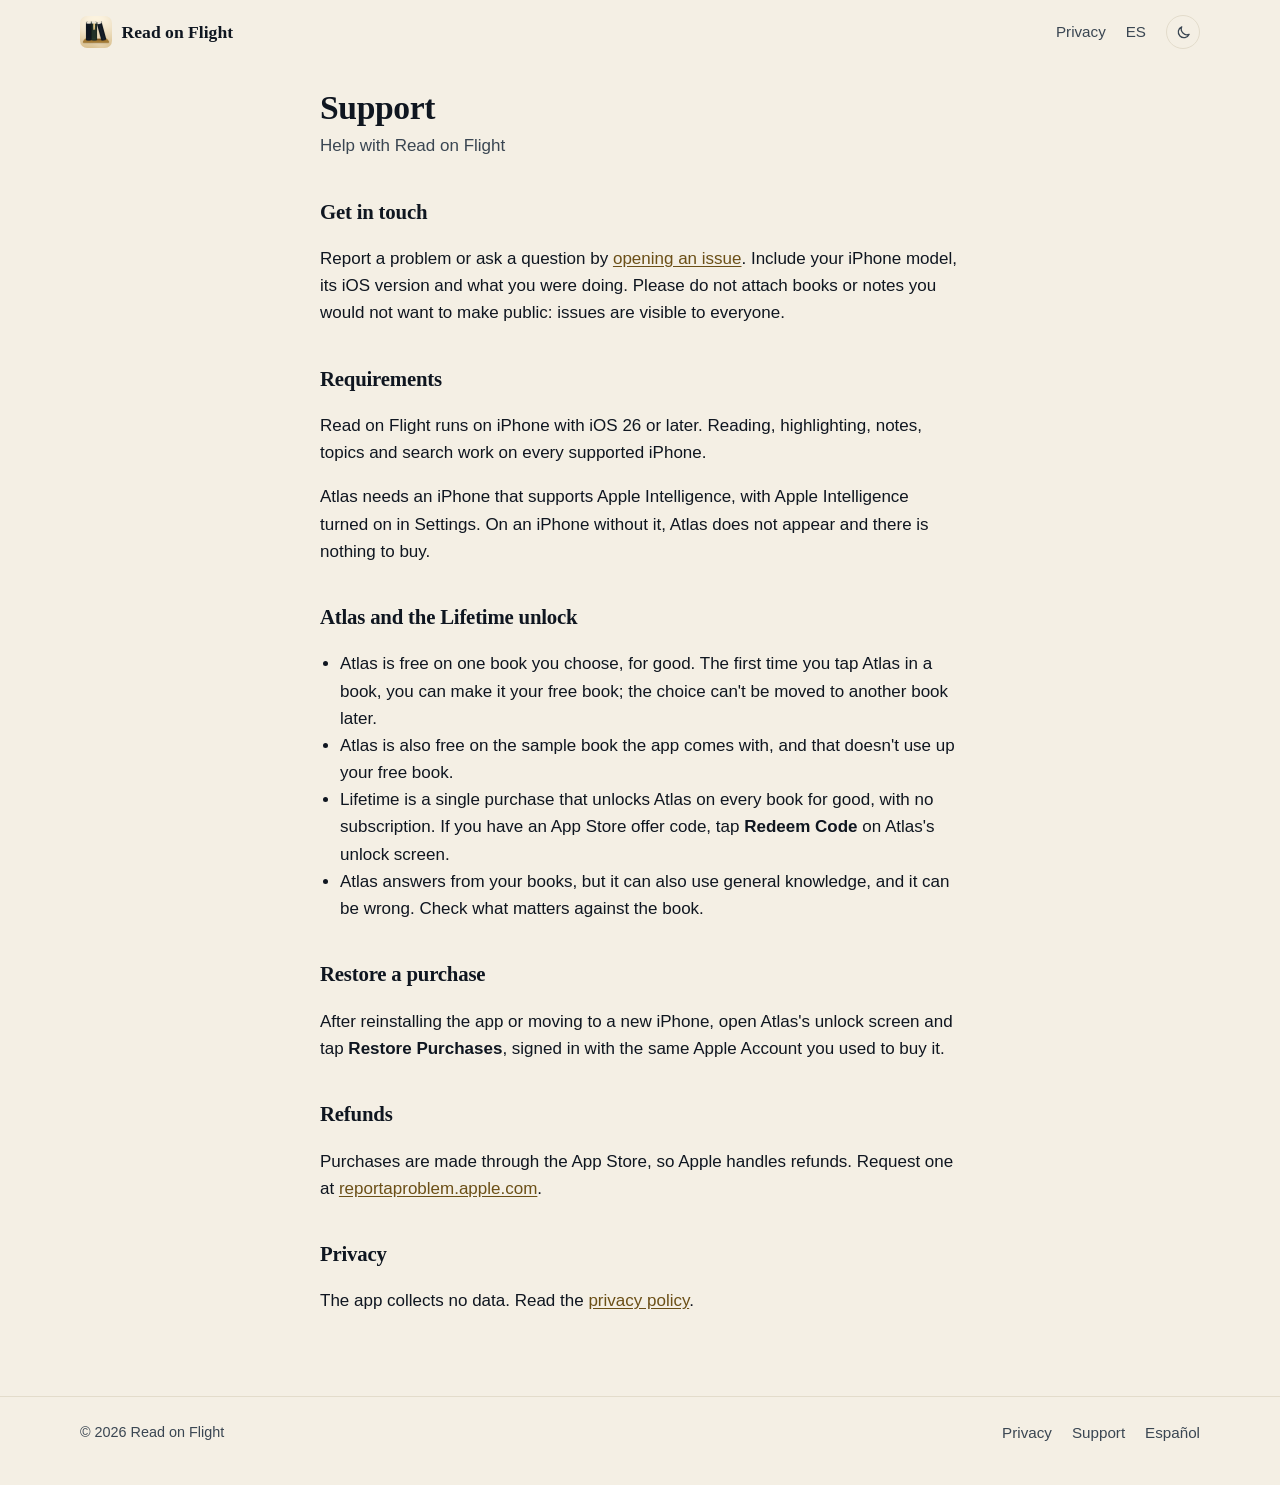
<file: support.html>
<!doctype html>
<html lang="en">
<head>
<meta charset="utf-8">
<meta name="viewport" content="width=device-width, initial-scale=1">
<title>Support · Read on Flight</title>
<meta name="description" content="Help with Read on Flight: requirements, Atlas, the Lifetime unlock and how to get in touch.">
<link rel="alternate" hreflang="es" href="es/support.html">
<link rel="icon" href="img/icon.png">
<script>try{var t=localStorage.getItem("theme");if(t=="light"||t=="dark")document.documentElement.dataset.theme=t}catch(e){}</script>
<link rel="stylesheet" href="style.css">
</head>
<body>
<header class="bar">
  <a class="brand" href="./"><img src="img/icon.png" alt="">Read on Flight</a>
  <nav><a href="privacy.html">Privacy</a><a href="es/support.html" lang="es">ES</a><button class="theme-toggle" type="button" data-to-dark="Switch to dark mode" data-to-light="Switch to light mode" aria-label="Switch to dark mode"><svg class="moon" viewBox="0 0 24 24" aria-hidden="true"><path d="M20 14.5A8 8 0 0 1 9.5 4a8 8 0 1 0 10.5 10.5z" fill="none" stroke="currentColor" stroke-width="1.8" stroke-linejoin="round"/></svg><svg class="sun" viewBox="0 0 24 24" aria-hidden="true"><circle cx="12" cy="12" r="4" fill="none" stroke="currentColor" stroke-width="1.8"/><path d="M12 2.5v2.5M12 19v2.5M2.5 12H5M19 12h2.5M5.3 5.3l1.8 1.8M16.9 16.9l1.8 1.8M5.3 18.7l1.8-1.8M16.9 7.1l1.8-1.8" stroke="currentColor" stroke-width="1.8" stroke-linecap="round"/></svg></button></nav>
</header>
<main class="doc">
<h1>Support</h1>
<p class="meta">Help with Read on Flight</p>

<h2>Get in touch</h2>
<p>Report a problem or ask a question by
<a href="https://github.com/sebas8824/readonflight-site/issues/new">opening an issue</a>. Include
your iPhone model, its iOS version and what you were doing. Please do not attach books or notes you
would not want to make public: issues are visible to everyone.</p>

<h2>Requirements</h2>
<p>Read on Flight runs on iPhone with iOS 26 or later. Reading, highlighting, notes, topics and
search work on every supported iPhone.</p>
<p>Atlas needs an iPhone that supports Apple Intelligence, with Apple Intelligence turned on in
Settings. On an iPhone without it, Atlas does not appear and there is nothing to buy.</p>

<h2>Atlas and the Lifetime unlock</h2>
<ul>
<li>Atlas is free on one book you choose, for good. The first time you tap Atlas in a book, you
can make it your free book; the choice can't be moved to another book later.</li>
<li>Atlas is also free on the sample book the app comes with, and that doesn't use up your free book.</li>
<li>Lifetime is a single purchase that unlocks Atlas on every book for good, with no subscription.
If you have an App Store offer code, tap <strong>Redeem Code</strong> on Atlas's unlock screen.</li>
<li>Atlas answers from your books, but it can also use general knowledge, and it can be wrong.
Check what matters against the book.</li>
</ul>

<h2>Restore a purchase</h2>
<p>After reinstalling the app or moving to a new iPhone, open Atlas's unlock screen and tap
<strong>Restore Purchases</strong>, signed in with the same Apple Account you used to buy it.</p>

<h2>Refunds</h2>
<p>Purchases are made through the App Store, so Apple handles refunds. Request one at
<a href="https://reportaproblem.apple.com">reportaproblem.apple.com</a>.</p>

<h2>Privacy</h2>
<p>The app collects no data. Read the <a href="privacy.html">privacy policy</a>.</p>

</main>
<footer class="site-footer">
  <div class="bar">
    <span>© 2026 Read on Flight</span>
    <nav><a href="privacy.html">Privacy</a><a href="support.html">Support</a><a href="es/support.html" lang="es">Español</a></nav>
  </div>
</footer>
<script src="theme.js" defer></script>
</body>
</html>
</file>
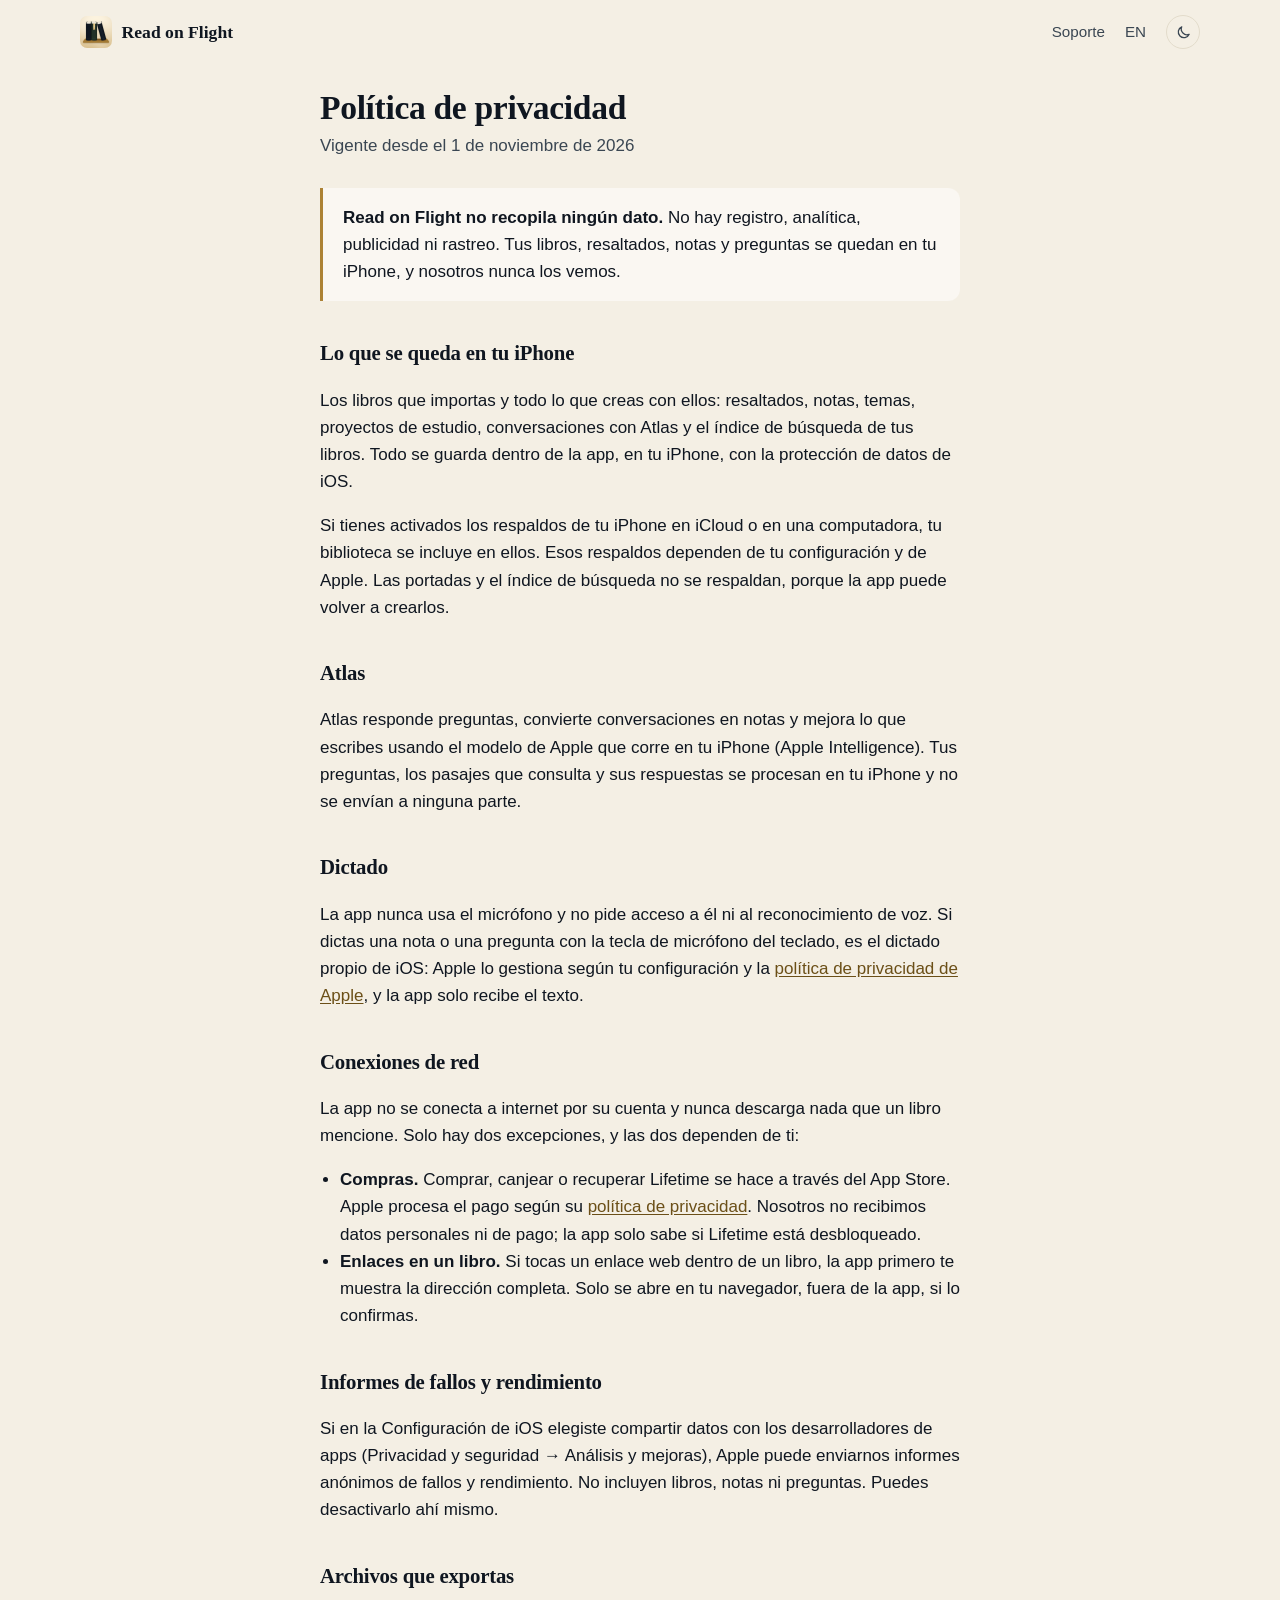
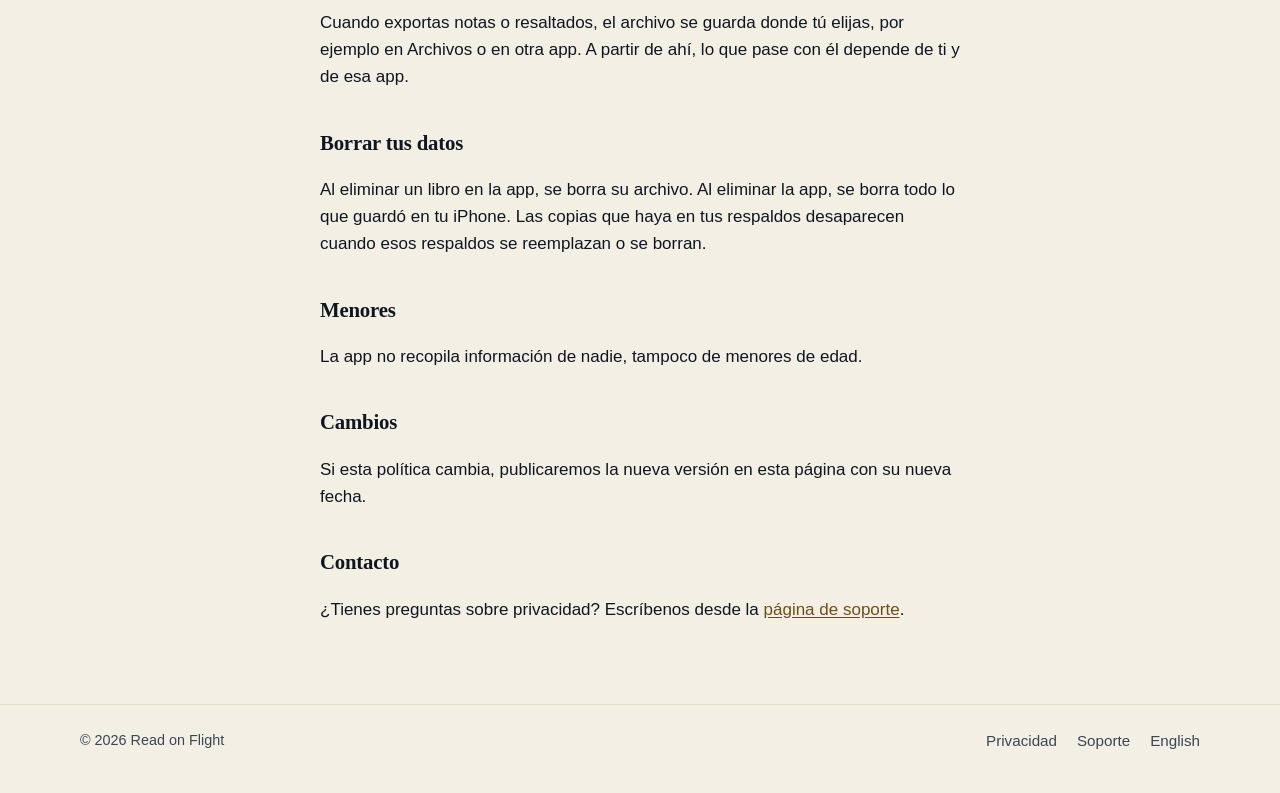
<file: es/privacy.html>
<!doctype html>
<html lang="es">
<head>
<meta charset="utf-8">
<meta name="viewport" content="width=device-width, initial-scale=1">
<title>Política de privacidad · Read on Flight</title>
<meta name="description" content="Read on Flight no recopila datos. Tus libros, resaltados, notas y preguntas se quedan en tu iPhone.">
<link rel="alternate" hreflang="en" href="../privacy.html">
<link rel="icon" href="../img/icon.png">
<script>try{var t=localStorage.getItem("theme");if(t=="light"||t=="dark")document.documentElement.dataset.theme=t}catch(e){}</script>
<link rel="stylesheet" href="../style.css">
</head>
<body>
<header class="bar">
  <a class="brand" href="./"><img src="../img/icon.png" alt="">Read on Flight</a>
  <nav><a href="support.html">Soporte</a><a href="../privacy.html" lang="en">EN</a><button class="theme-toggle" type="button" data-to-dark="Cambiar a modo oscuro" data-to-light="Cambiar a modo claro" aria-label="Cambiar a modo oscuro"><svg class="moon" viewBox="0 0 24 24" aria-hidden="true"><path d="M20 14.5A8 8 0 0 1 9.5 4a8 8 0 1 0 10.5 10.5z" fill="none" stroke="currentColor" stroke-width="1.8" stroke-linejoin="round"/></svg><svg class="sun" viewBox="0 0 24 24" aria-hidden="true"><circle cx="12" cy="12" r="4" fill="none" stroke="currentColor" stroke-width="1.8"/><path d="M12 2.5v2.5M12 19v2.5M2.5 12H5M19 12h2.5M5.3 5.3l1.8 1.8M16.9 16.9l1.8 1.8M5.3 18.7l1.8-1.8M16.9 7.1l1.8-1.8" stroke="currentColor" stroke-width="1.8" stroke-linecap="round"/></svg></button></nav>
</header>
<main class="doc">
<h1>Política de privacidad</h1>
<p class="meta">Vigente desde el 1 de noviembre de 2026</p>

<p class="summary"><strong>Read on Flight no recopila ningún dato.</strong> No hay registro,
analítica, publicidad ni rastreo. Tus libros, resaltados, notas y preguntas se quedan en tu iPhone, y
nosotros nunca los vemos.</p>

<h2>Lo que se queda en tu iPhone</h2>
<p>Los libros que importas y todo lo que creas con ellos: resaltados, notas, temas, proyectos de
estudio, conversaciones con Atlas y el índice de búsqueda de tus libros. Todo se guarda dentro de la
app, en tu iPhone, con la protección de datos de iOS.</p>
<p>Si tienes activados los respaldos de tu iPhone en iCloud o en una computadora, tu biblioteca
se incluye en ellos. Esos respaldos dependen de tu configuración y de Apple. Las portadas y el índice
de búsqueda no se respaldan, porque la app puede volver a crearlos.</p>

<h2>Atlas</h2>
<p>Atlas responde preguntas, convierte conversaciones en notas y mejora lo que escribes usando el
modelo de Apple que corre en tu iPhone (Apple Intelligence). Tus preguntas, los pasajes que consulta y
sus respuestas se procesan en tu iPhone y no se envían a ninguna parte.</p>

<h2>Dictado</h2>
<p>La app nunca usa el micrófono y no pide acceso a él ni al reconocimiento de voz. Si dictas una
nota o una pregunta con la tecla de micrófono del teclado, es el dictado propio de iOS: Apple lo
gestiona según tu configuración y la
<a href="https://www.apple.com/legal/privacy/">política de privacidad de Apple</a>, y la app solo
recibe el texto.</p>

<h2>Conexiones de red</h2>
<p>La app no se conecta a internet por su cuenta y nunca descarga nada que un libro mencione. Solo
hay dos excepciones, y las dos dependen de ti:</p>
<ul>
<li><strong>Compras.</strong> Comprar, canjear o recuperar Lifetime se hace a través del App Store. Apple
procesa el pago según su <a href="https://www.apple.com/legal/privacy/es/">política de
privacidad</a>. Nosotros no recibimos datos personales ni de pago; la app solo sabe si Lifetime está
desbloqueado.</li>
<li><strong>Enlaces en un libro.</strong> Si tocas un enlace web dentro de un libro, la app primero
te muestra la dirección completa. Solo se abre en tu navegador, fuera de la app, si lo
confirmas.</li>
</ul>

<h2>Informes de fallos y rendimiento</h2>
<p>Si en la Configuración de iOS elegiste compartir datos con los desarrolladores de apps
(Privacidad y seguridad → Análisis y mejoras), Apple puede enviarnos informes anónimos de fallos y
rendimiento. No incluyen libros, notas ni preguntas. Puedes desactivarlo ahí mismo.</p>

<h2>Archivos que exportas</h2>
<p>Cuando exportas notas o resaltados, el archivo se guarda donde tú elijas, por ejemplo en
Archivos o en otra app. A partir de ahí, lo que pase con él depende de ti y de esa app.</p>

<h2>Borrar tus datos</h2>
<p>Al eliminar un libro en la app, se borra su archivo. Al eliminar la app, se borra todo lo que
guardó en tu iPhone. Las copias que haya en tus respaldos desaparecen cuando esos respaldos se
reemplazan o se borran.</p>

<h2>Menores</h2>
<p>La app no recopila información de nadie, tampoco de menores de edad.</p>

<h2>Cambios</h2>
<p>Si esta política cambia, publicaremos la nueva versión en esta página con su nueva fecha.</p>

<h2>Contacto</h2>
<p>¿Tienes preguntas sobre privacidad? Escríbenos desde la <a href="support.html">página de
soporte</a>.</p>

</main>
<footer class="site-footer">
  <div class="bar">
    <span>© 2026 Read on Flight</span>
    <nav><a href="privacy.html">Privacidad</a><a href="support.html">Soporte</a><a href="../privacy.html" lang="en">English</a></nav>
  </div>
</footer>
<script src="../theme.js" defer></script>
</body>
</html>
</file>
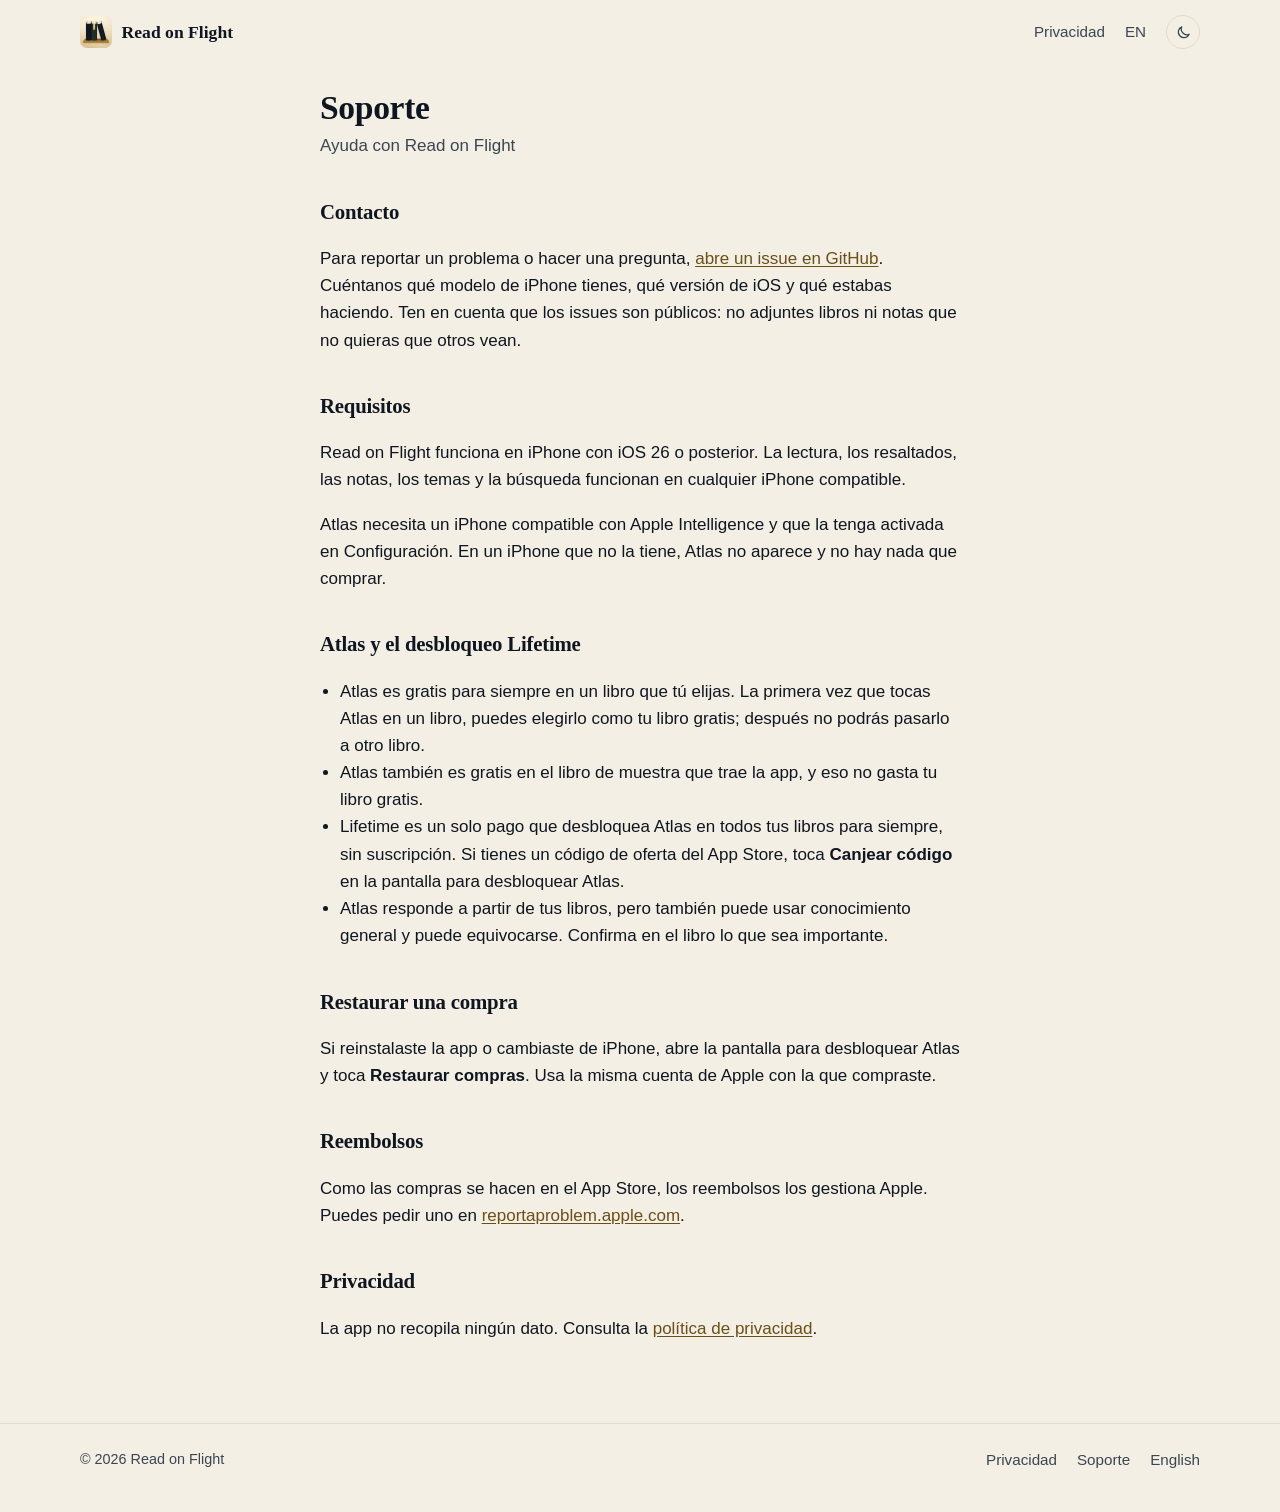
<file: es/support.html>
<!doctype html>
<html lang="es">
<head>
<meta charset="utf-8">
<meta name="viewport" content="width=device-width, initial-scale=1">
<title>Soporte · Read on Flight</title>
<meta name="description" content="Ayuda con Read on Flight: requisitos, Atlas, el desbloqueo Lifetime y cómo contactarnos.">
<link rel="alternate" hreflang="en" href="../support.html">
<link rel="icon" href="../img/icon.png">
<script>try{var t=localStorage.getItem("theme");if(t=="light"||t=="dark")document.documentElement.dataset.theme=t}catch(e){}</script>
<link rel="stylesheet" href="../style.css">
</head>
<body>
<header class="bar">
  <a class="brand" href="./"><img src="../img/icon.png" alt="">Read on Flight</a>
  <nav><a href="privacy.html">Privacidad</a><a href="../support.html" lang="en">EN</a><button class="theme-toggle" type="button" data-to-dark="Cambiar a modo oscuro" data-to-light="Cambiar a modo claro" aria-label="Cambiar a modo oscuro"><svg class="moon" viewBox="0 0 24 24" aria-hidden="true"><path d="M20 14.5A8 8 0 0 1 9.5 4a8 8 0 1 0 10.5 10.5z" fill="none" stroke="currentColor" stroke-width="1.8" stroke-linejoin="round"/></svg><svg class="sun" viewBox="0 0 24 24" aria-hidden="true"><circle cx="12" cy="12" r="4" fill="none" stroke="currentColor" stroke-width="1.8"/><path d="M12 2.5v2.5M12 19v2.5M2.5 12H5M19 12h2.5M5.3 5.3l1.8 1.8M16.9 16.9l1.8 1.8M5.3 18.7l1.8-1.8M16.9 7.1l1.8-1.8" stroke="currentColor" stroke-width="1.8" stroke-linecap="round"/></svg></button></nav>
</header>
<main class="doc">
<h1>Soporte</h1>
<p class="meta">Ayuda con Read on Flight</p>

<h2>Contacto</h2>
<p>Para reportar un problema o hacer una pregunta,
<a href="https://github.com/sebas8824/readonflight-site/issues/new">abre un issue en GitHub</a>.
Cuéntanos qué modelo de iPhone tienes, qué versión de iOS y qué estabas haciendo. Ten en cuenta que
los issues son públicos: no adjuntes libros ni notas que no quieras que otros vean.</p>

<h2>Requisitos</h2>
<p>Read on Flight funciona en iPhone con iOS 26 o posterior. La lectura, los resaltados, las notas,
los temas y la búsqueda funcionan en cualquier iPhone compatible.</p>
<p>Atlas necesita un iPhone compatible con Apple Intelligence y que la tenga activada en
Configuración. En un iPhone que no la tiene, Atlas no aparece y no hay nada que comprar.</p>

<h2>Atlas y el desbloqueo Lifetime</h2>
<ul>
<li>Atlas es gratis para siempre en un libro que tú elijas. La primera vez que tocas Atlas en un
libro, puedes elegirlo como tu libro gratis; después no podrás pasarlo a otro libro.</li>
<li>Atlas también es gratis en el libro de muestra que trae la app, y eso no gasta tu libro gratis.</li>
<li>Lifetime es un solo pago que desbloquea Atlas en todos tus libros para siempre, sin suscripción.
Si tienes un código de oferta del App Store, toca <strong>Canjear código</strong> en la pantalla para
desbloquear Atlas.</li>
<li>Atlas responde a partir de tus libros, pero también puede usar conocimiento general y puede
equivocarse. Confirma en el libro lo que sea importante.</li>
</ul>

<h2>Restaurar una compra</h2>
<p>Si reinstalaste la app o cambiaste de iPhone, abre la pantalla para desbloquear Atlas y toca
<strong>Restaurar compras</strong>. Usa la misma cuenta de Apple con la que compraste.</p>

<h2>Reembolsos</h2>
<p>Como las compras se hacen en el App Store, los reembolsos los gestiona Apple. Puedes pedir uno
en <a href="https://reportaproblem.apple.com">reportaproblem.apple.com</a>.</p>

<h2>Privacidad</h2>
<p>La app no recopila ningún dato. Consulta la <a href="privacy.html">política de
privacidad</a>.</p>

</main>
<footer class="site-footer">
  <div class="bar">
    <span>© 2026 Read on Flight</span>
    <nav><a href="privacy.html">Privacidad</a><a href="support.html">Soporte</a><a href="../support.html" lang="en">English</a></nav>
  </div>
</footer>
<script src="../theme.js" defer></script>
</body>
</html>
</file>
<file: style.css>
:root {
  --ground: #f4efe4;
  --surface: #faf7f2;
  --raised: #ffffff;
  --ink: #0f1620;
  --ink-2: #3a4652;
  --gold: #ac8235;
  --gold-fill: #8f6a22;
  --on-gold: #faf7f2;
  --knowledge: #e8c77a;
  --shelf: #1f2f27;
  --on-shelf: #f4efe4;
  --hairline: #e3dccb;
  --link: #6b4f17;
  --serif: "New York", ui-serif, "Iowan Old Style", Georgia, "Times New Roman", serif;
  --sans: -apple-system, BlinkMacSystemFont, "Segoe UI", Roboto, "Helvetica Neue", sans-serif;
  color-scheme: light dark;
}
/* Dark follows the system unless the header's toggle chose a side (theme.js). */
@media (prefers-color-scheme: dark) {
  :root:not([data-theme="light"]) {
    --ground: #0f1620;
    --surface: #1a2330;
    --raised: #222d3c;
    --ink: #f4efe4;
    --ink-2: #a8b4c0;
    --gold: #d1b16a;
    --gold-fill: #d1b16a;
    --on-gold: #0f1620;
    --knowledge: #f2e3b2;
    --shelf: #2f4336;
    --hairline: #2a3543;
    --link: #d1b16a;
  }
  :root:not([data-theme="light"]) .for-light { display: none; }
  :root:not([data-theme="light"]) .for-dark { display: block; }
}
:root[data-theme="dark"] {
  color-scheme: dark;
  --ground: #0f1620;
  --surface: #1a2330;
  --raised: #222d3c;
  --ink: #f4efe4;
  --ink-2: #a8b4c0;
  --gold: #d1b16a;
  --gold-fill: #d1b16a;
  --on-gold: #0f1620;
  --knowledge: #f2e3b2;
  --shelf: #2f4336;
  --hairline: #2a3543;
  --link: #d1b16a;
}
:root[data-theme="dark"] .for-light { display: none; }
:root[data-theme="dark"] .for-dark { display: block; }
:root[data-theme="light"] { color-scheme: light; }
.for-dark { display: none; }

* { box-sizing: border-box; }
html { -webkit-text-size-adjust: 100%; }
body {
  margin: 0;
  background: var(--ground);
  color: var(--ink);
  font: 17px/1.6 var(--sans);
}
img { max-width: 100%; height: auto; display: block; }
a { color: var(--link); text-underline-offset: 2px; }
h1, h2, h3 { font-family: var(--serif); font-weight: 600; letter-spacing: -0.01em; }

/* ---------- Shared header / footer ---------- */
.bar {
  max-width: 72rem; margin: 0 auto; padding: 1rem;
  display: flex; align-items: center; justify-content: space-between; gap: 1rem;
}
.brand { display: flex; align-items: center; gap: 0.6rem; color: var(--ink); text-decoration: none; font-family: var(--serif); font-weight: 600; font-size: 1.1rem; }
.brand img { width: 32px; height: 32px; border-radius: 22.5%; }
.bar nav { display: flex; gap: 1.25rem; font-size: 0.95rem; }
.bar nav a { color: var(--ink-2); text-decoration: none; }
.bar nav a:hover { color: var(--ink); }
.theme-toggle {
  display: inline-grid; place-items: center; width: 34px; height: 34px; margin: -6px 0;
  border: 1px solid var(--hairline); border-radius: 50%; background: transparent; color: var(--ink-2); cursor: pointer;
}
.theme-toggle:hover { color: var(--ink); }
.theme-toggle svg { width: 17px; height: 17px; }
.theme-toggle .sun { display: none; }
@media (prefers-color-scheme: dark) {
  :root:not([data-theme="light"]) .theme-toggle .sun { display: block; }
  :root:not([data-theme="light"]) .theme-toggle .moon { display: none; }
}
:root[data-theme="dark"] .theme-toggle .sun { display: block; }
:root[data-theme="dark"] .theme-toggle .moon { display: none; }
.bar nav { align-items: center; }
.site-footer {
  border-top: 1px solid var(--hairline);
  color: var(--ink-2); font-size: 0.9rem;
}
.site-footer .bar { padding-top: 1.5rem; padding-bottom: 2.5rem; flex-wrap: wrap; }

/* ---------- Landing ---------- */
.hero {
  max-width: 72rem; margin: 0 auto; padding: 2rem 1rem 4rem;
  display: grid; grid-template-columns: 1.1fr 0.9fr; gap: 3rem; align-items: center;
}
.hero .icon { width: 88px; height: 88px; border-radius: 22.5%; box-shadow: 0 8px 24px rgb(15 22 32 / 0.18); margin-bottom: 1.5rem; }
.hero h1 { font-size: clamp(2.3rem, 5vw, 3.3rem); line-height: 1.05; margin: 0 0 1rem; }
.hero .lede { font-size: 1.2rem; color: var(--ink-2); margin: 0 0 1.75rem; max-width: 34rem; }
.cta { display: flex; flex-wrap: wrap; gap: 0.75rem; align-items: center; }
.pill {
  display: inline-flex; align-items: center; gap: 0.5rem;
  padding: 0.8rem 1.3rem; border-radius: 999px;
  background: var(--gold-fill); color: var(--on-gold);
  font-weight: 600; text-decoration: none;
}
.pill.ghost { background: transparent; color: var(--ink); border: 1px solid var(--hairline); font-weight: 500; }
.promises { display: flex; flex-wrap: wrap; gap: 0.5rem 1.25rem; margin: 1.75rem 0 0; padding: 0; list-style: none; color: var(--ink-2); font-size: 0.95rem; }
.promises li::before { content: ""; display: inline-block; width: 7px; height: 7px; border-radius: 50%; background: var(--gold); margin-right: 0.5rem; vertical-align: 2px; }

.phone {
  width: 100%; max-width: 320px; margin: 0 auto;
  border-radius: 46px; padding: 10px;
  background: #0b0f15;
  box-shadow: 0 30px 60px -20px rgb(15 22 32 / 0.45), 0 0 0 1px rgb(255 255 255 / 0.06) inset;
}
.phone img { border-radius: 37px; width: 100%; }
.phone.small { max-width: 280px; }

.section { max-width: 72rem; margin: 0 auto; padding: 4.5rem 1rem; }
.section + .section { border-top: 1px solid var(--hairline); }
.feature { display: grid; grid-template-columns: 1fr 1fr; gap: 3.5rem; align-items: center; }
.feature.flip .copy { order: 2; }
.eyebrow { font-size: 0.8rem; font-weight: 600; letter-spacing: 0.08em; text-transform: uppercase; color: var(--ink-2); margin: 0 0 0.75rem; }
.eyebrow::before { content: ""; display: inline-block; width: 18px; height: 2px; background: var(--gold); margin-right: 0.6rem; vertical-align: 4px; }
.feature h2, .step h2, .section > h2 { font-size: clamp(1.8rem, 3.6vw, 2.5rem); line-height: 1.15; margin: 0 0 1rem; }
.feature p, .step p { color: var(--ink-2); font-size: 1.08rem; margin: 0 0 1rem; max-width: 32rem; }
.ticks { list-style: none; padding: 0; margin: 1.25rem 0 0; }
.ticks li { padding-left: 1.6rem; position: relative; margin: 0.45rem 0; }
.ticks li::before { content: ""; position: absolute; left: 0; top: 0.55em; width: 10px; height: 10px; border-radius: 2px; background: var(--knowledge); }

/* Feature tour: the phone stays put while the steps scroll past it (tour.js picks the shot). */
.tour { display: grid; grid-template-columns: 1fr 1fr; gap: 3.5rem; }
.step { min-height: 88vh; display: flex; align-items: center; }
.js .step .copy { opacity: 0.28; transform: translateY(14px); transition: opacity 0.5s ease, transform 0.6s ease; }
.js .step.is-active .copy { opacity: 1; transform: none; }
.tour-stage { position: sticky; top: max(4.5rem, calc(50vh - 340px)); align-self: start; }
.tour-stage .phone { max-width: 290px; }
.shots { position: relative; aspect-ratio: 646 / 1404; }
.shot { position: absolute; inset: 0; height: 100%; opacity: 0; transform: scale(0.97); transition: opacity 0.55s ease, transform 0.7s ease; }
.shot.is-on { opacity: 1; transform: none; }
.tour-dots { display: flex; justify-content: center; gap: 0.5rem; margin-top: 1.25rem; }
.tour-dots span { width: 8px; height: 8px; border-radius: 4px; background: var(--hairline); transition: width 0.3s ease, background 0.3s ease; }
.tour-dots span.is-on { width: 24px; background: var(--gold); }

.formats { display: flex; flex-wrap: wrap; gap: 0.5rem; margin-top: 1.25rem; }
.formats span { border: 1px solid var(--hairline); background: var(--surface); border-radius: 8px; padding: 0.25rem 0.65rem; font-size: 0.85rem; font-weight: 600; color: var(--ink-2); }

/* Study Projects: three numbered steps, the subject the library arranges itself around. */
.projects .lead, .try .lead { color: var(--ink-2); font-size: 1.1rem; max-width: 44rem; margin: 0 0 2rem; }
.project-steps { list-style: none; padding: 0; margin: 0; display: grid; grid-template-columns: repeat(3, 1fr); gap: 1rem; }
.project-steps li { background: var(--surface); border: 1px solid var(--hairline); border-radius: 16px; padding: 1.4rem; }
.project-steps .n { display: inline-grid; place-items: center; width: 30px; height: 30px; border-radius: 50%; background: var(--gold-fill); color: var(--on-gold); font-weight: 700; font-size: 0.9rem; margin-bottom: 0.85rem; }
.project-steps h3 { margin: 0 0 0.4rem; font-size: 1.2rem; }
.project-steps p { margin: 0; color: var(--ink-2); font-size: 0.98rem; }
.projects .fine, .try .fine { color: var(--ink-2); font-size: 0.9rem; margin: 1.5rem 0 0; }
.try .fine + .fine { margin-top: 0.4rem; }

/* Atlas lives on the shelf green, like the app's own chrome. */
.atlas { background: var(--shelf); color: var(--on-shelf); }
.atlas .section { border: 0; }
.atlas h2 { color: var(--on-shelf); }
.atlas .eyebrow, .atlas p { color: rgb(244 239 228 / 0.78); }
.atlas .glyph { width: 56px; height: 56px; color: #d1b16a; margin-bottom: 1.25rem; }
.cards { display: grid; grid-template-columns: repeat(3, 1fr); gap: 1rem; margin-top: 2.5rem; }
.card { background: rgb(255 255 255 / 0.06); border: 1px solid rgb(255 255 255 / 0.1); border-radius: 16px; padding: 1.4rem; }
.card h3 { margin: 0 0 0.4rem; font-size: 1.2rem; color: var(--on-shelf); }
.card p { margin: 0; font-size: 0.98rem; }
.card { display: flex; flex-direction: column; }
.card .phone { margin: auto auto 0; width: 100%; }
.card p { margin-bottom: 1.4rem; }
.atlas .fine { font-size: 0.9rem; margin-top: 2rem; }

.pricing { display: grid; grid-template-columns: 1fr 1fr; gap: 1rem; margin-top: 2rem; }
.plan { background: var(--surface); border: 1px solid var(--hairline); border-radius: 16px; padding: 1.75rem; }
.plan h3 { margin: 0; font-size: 1.4rem; }
.plan .price { font-family: var(--serif); font-size: 1.1rem; color: var(--ink-2); margin: 0.25rem 0 1rem; }
.plan.gold { border: 2px solid var(--gold); }

.privacy-band { text-align: center; }
.privacy-band p { color: var(--ink-2); max-width: 38rem; margin: 0 auto 1.5rem; font-size: 1.1rem; }

@media (max-width: 820px) {
  .hero, .feature { grid-template-columns: 1fr; gap: 2.5rem; }
  .feature.flip .copy { order: 0; }
  .hero { padding-top: 1rem; text-align: left; }
  .cards, .pricing, .project-steps { grid-template-columns: 1fr; }
  .section { padding: 3.5rem 1rem; }
  .bar nav { gap: 0.9rem; }
  .phone { max-width: 280px; }
  .phone.small { max-width: 250px; }
  /* Narrow: the phone pins in a band under the header and the words scroll up beneath it. */
  .tour { display: flex; flex-direction: column; gap: 0; }
  .tour-stage { order: -1; align-self: stretch; top: 0; z-index: 1; padding: 0.75rem 0 1rem; background: var(--ground); box-shadow: 0 14px 18px -10px var(--ground); }
  .tour-stage .phone { max-width: min(240px, 21vh); padding: 6px; border-radius: 28px; }
  .tour-stage .phone img { border-radius: 23px; }
  .tour-dots { margin-top: 0.75rem; }
  .step { min-height: 62vh; align-items: flex-start; padding-top: 2rem; }
}

@media (prefers-reduced-motion: reduce) {
  .js .step .copy, .shot, .tour-dots span { transition: none; }
}

/* ---------- Policy pages ---------- */
.doc { max-width: 42rem; margin: 0 auto; padding: 1.5rem 1rem 4rem; }
.doc h1 { font-size: 2.1rem; line-height: 1.2; margin: 0 0 0.25rem; }
.doc h2 { font-size: 1.3rem; margin: 2.2rem 0 0.5rem; }
.doc .meta { color: var(--ink-2); margin: 0 0 1.75rem; }
.doc .summary { background: var(--surface); border-left: 3px solid var(--gold); border-radius: 0 12px 12px 0; padding: 1rem 1.25rem; }
.doc ul { padding-left: 1.25rem; }
</file>
